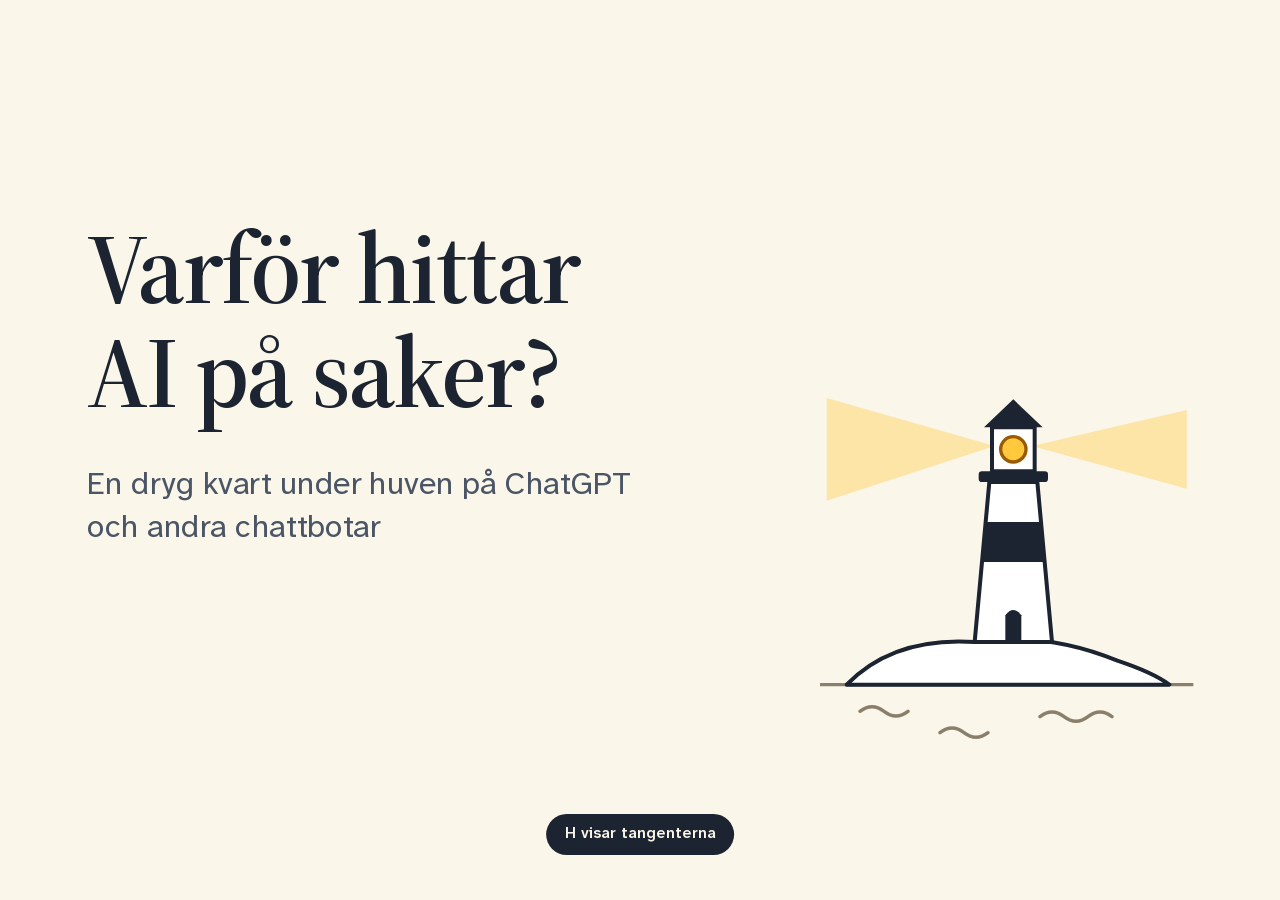
<file: docs/index.html>
<!doctype html>
<html lang="sv" data-theme="light">
<head>
<meta charset="utf-8">
<meta name="viewport" content="width=device-width, initial-scale=1">
<title>Varför hittar AI på saker?</title>
<meta name="description" content="En dryg kvart under huven på ChatGPT och andra chattbotar: varför de hittar på saker ibland.">
<link rel="stylesheet" href="assets/fonts.css">
<link rel="stylesheet" href="assets/presentation.css">
</head>
<body>

<svg width="0" height="0" style="position:absolute" aria-hidden="true">
  <symbol id="i-check" viewBox="0 0 44 44"><path d="M7 23l11 11L38 10" fill="none" stroke="currentColor" stroke-width="6.5" stroke-linecap="round" stroke-linejoin="round"/></symbol>
  <symbol id="i-cross" viewBox="0 0 44 44"><path d="M9 9l26 26M35 9L9 35" fill="none" stroke="currentColor" stroke-width="6.5" stroke-linecap="round"/></symbol>
  <symbol id="i-neq" viewBox="0 0 44 44"><path d="M6 16h32M6 29h32M30 5L14 39" fill="none" stroke="currentColor" stroke-width="5.5" stroke-linecap="round"/></symbol>
</svg>

<div id="stage" class="instant">

  <!-- ================= Bild 0: titel ================= -->
  <section class="slide" id="s0" aria-label="Titelbild: Varför hittar AI på saker?">
    <h1 class="title">Varför hittar<br>AI på saker?</h1>
    <p class="subtitle">En dryg kvart under huven på ChatGPT<br>och andra chattbotar</p>
    <svg class="fyr" viewBox="0 0 560 600" aria-hidden="true">
      <path class="beam" d="M262 150 L10 78 L10 232 Z"/>
      <path class="beam" d="M318 150 L550 96 L550 214 Z"/>
      <path class="sea" d="M0 508 H560"/>
      <path class="fl" d="M40 508 Q110 436 232 444 Q340 428 446 472 Q500 490 524 508 Z"/>
      <path class="fl" d="M232 444 L254 204 L326 204 L348 444 Z"/>
      <path class="ink" d="M248.5 264 L331.5 264 L337 324 L243 324 Z"/>
      <path class="ink" d="M278 444 V404 Q290 388 302 404 V444 Z"/>
      <rect class="ink" x="238" y="188" width="104" height="16" rx="5"/>
      <rect class="fl" x="258" y="122" width="64" height="66"/>
      <circle class="lamp" cx="290" cy="155" r="19"/>
      <path class="ink" d="M246 122 L290 80 L334 122 Z"/>
      <path class="sea" d="M60 548 q18 -14 36 0 t36 0 M330 556 q18 -14 36 0 t36 0 t36 0 M180 580 q18 -14 36 0 t36 0"/>
    </svg>
  </section>

  <!-- ================= Bild 1 ================= -->
  <section class="slide" id="s1" aria-label="Bild 1: Säker på rösten, fel i sak">
    <div class="chat">
      <div class="msg user">
        <div class="who">Du</div>
        <div class="bubble" id="s1-qb"><span class="caret"></span><span class="ph">Skriv en fråga …</span><span id="s1-q"></span></div>
      </div>
      <div class="msg bot rv" id="s1-bot">
        <div class="who">Chattbot</div>
        <div class="bubble">
          <span class="dots"><i></i><i></i><i></i></span>
          <span id="s1-a" class="stream"></span>
          <div class="stamp" data-show="2">Påhittat</div>
        </div>
      </div>
    </div>
    <div class="below">
      <div class="stack">
        <div data-show="2-2">
          <p class="big">Det syntes inte på svaret.</p>
          <p>Boken finns inte. Svaret är skrivet för att visa hur det kan se ut.</p>
        </div>
        <p class="def" data-show="3"><b>Hallucination:</b> chattboten hittar på, och låter lika säker som vanligt.</p>
      </div>
      <div class="case" data-show="4">
        <div class="fact"><b>6</b>påhittade rättsfall</div>
        <div class="fact"><b>5 000</b>dollar i böter</div>
        <div class="where">Två advokater i New York, 2023<br><span class="realtag"><svg class="ic"><use href="#i-check"/></svg>Verklig händelse</span></div>
      </div>
    </div>
  </section>

  <!-- ================= Bild 2 ================= -->
  <section class="slide" id="s2" aria-label="Bild 2: Ni kan också fylla i">
    <div class="one" data-show="0-5">
      <p class="huge" id="s2-sent"></p>
      <p class="sub" data-show="5-5">Lätt att fylla i. Fortfarande påhittat.</p>
    </div>
    <div class="sum" data-show="6">
      <p>Bä, bä, vita <span class="tok">lamm</span></p>
      <p>Sveriges huvudstad är <span class="tok">Stockholm</span></p>
      <p>Romanen Fyren vid Gråskär skrevs av <span class="tok">Margit Holmsten</span></p>
      <p class="closing">Att kunna fortsättningen<br>är inte att veta.</p>
    </div>
  </section>

  <!-- ================= Bild 3 ================= -->
  <section class="slide" id="s3" aria-label="Bild 3: Ett ord i taget, och snöbollen">
    <h1 class="h1 md"><span data-show="0-2">Ett ord i taget.</span><span data-show="3">Nästa ord beror på hela texten hittills.</span></h1>
    <div class="strip"><p id="s3-sent"></p></div>
    <div class="next">
      <div class="next-label"><span class="lbl-phone">Mobilen föreslår</span><span class="lbl-bars">Möjliga nästa ord</span></div>
      <div class="phone"><span>morgon</span><span>kväll</span><span>helgen</span></div>
      <div class="rows" id="s3-rows"></div>
      <p class="closing">Därför blir ett påhitt detaljerat och sammanhängande.</p>
    </div>
    <p class="fixed" data-show="1"><strong>Även en mycket sannolik fortsättning kan vara fel.</strong>Procenten gäller nästa ord, inte sanningen. Siffrorna är påhittade.</p>
  </section>

  <!-- ================= Bild 4 ================= -->
  <section class="slide" id="s4" aria-label="Bild 4: Tränad med en gissningslek">
    <div class="kick">Steg 1: lära sig av text</div>
    <h1 class="h1 trio"><span class="t1">Gissa.</span> <span class="t2">Jämför med texten.</span> <span class="t3">Justera.</span></h1>
    <div class="grid">
      <div class="blad recipe">
        <div class="blad-h">Början av en riktig text</div>
        <p>Smör, socker, ägg och <span class="hid"><span class="hw">mjöl</span></span></p>
        <p class="facit" data-show="1">Facit: ordet som stod i texten.</p>
      </div>
      <div class="guess">
        <div class="next-label">Modellen gissar nästa ord</div>
        <div class="grow hit"><span class="w">mjöl</span><span class="track"><span class="fill" style="--p:46"></span><i class="mark"></i></span></div>
        <div class="grow"><span class="w">mjölk</span><span class="track"><span class="fill" style="--p:27"></span></span></div>
        <div class="grow"><span class="w">grädde</span><span class="track"><span class="fill" style="--p:13"></span></span></div>
        <p class="more" data-show="2">Den fortsättningen får <b>lite högre sannolikhet</b> nästa gång.</p>
      </div>
    </div>
    <div class="end" data-show="3">
      <p class="line">Upprepas på enorma mängder text.</p>
      <p class="closing">Facit = vad som stod där. Inte vad som är sant.</p>
    </div>
  </section>

  <!-- ================= Bild 5 ================= -->
  <section class="slide" id="s5" aria-label="Bild 5: Ett suddigt minne, inget uppslagsverk">
    <h1 class="h1 md">Inget uppslagsverk. Ett suddigt fotografi.</h1>
    <div class="panels">
      <div data-show="1">
        <p class="q">Vem skrev Pippi Långstrump?</p>
        <div class="photo"><span>Astrid Lindgren</span></div>
        <p class="cap"><b>Ofta skarpt.</b>Stod på väldigt många ställen.</p>
      </div>
      <div data-show="2">
        <p class="q">Vilket år bildades hembygds­föreningen i en liten by?</p>
        <div class="photo"><span class="blur">19?7</span></div>
        <p class="cap"><b>Ofta suddigt.</b>Stod på något enstaka ställe.</p>
      </div>
      <div class="p3" data-show="3">
        <p class="q">Vem skrev Fyren vid Gråskär?</p>
        <div class="photo"><span class="fog"></span><span class="slip">Margit Holmsten, 1962</span></div>
        <p class="cap"><b>Tomt. Ifyllt efter mönstret.</b>Stod ingenstans.</p>
      </div>
    </div>
    <p class="end" data-show="4"><strong>Vanliga uppgifter är ofta lättare att återge.</strong><span>Men även välkända fakta kan bli fel. Fotografiet är en liknelse.</span></p>
  </section>

  <!-- ================= Bild 6 ================= -->
  <section class="slide" id="s6" aria-label="Bild 6: Provet utan minuspoäng">

    <div class="scene" data-show="0-1">
      <div class="kick">Steg 2: lära sig hjälpa</div>
      <h1 class="h1 md">Textfortsättaren tränas till assistent.</h1>
      <div class="cols">
        <div class="col">
          <div class="col-h">Bara textfortsättare</div>
          <div class="sheet blad">Vad är huvudstaden i Frankrike? <span id="s6-cont" class="stream"></span></div>
          <div class="legend"><i></i>Gult är det modellen själv skriver.</div>
        </div>
        <div class="col">
          <div class="col-h">Assistent</div>
          <div class="msg user"><div class="bubble">Vad är huvudstaden i Frankrike?</div></div>
          <div class="msg bot rv" id="s6-bot"><div class="bubble"><span id="s6-ans" class="stream"></span></div></div>
        </div>
      </div>
    </div>

    <div class="scene" data-show="2-3">
      <h1 class="h1">Prov utan minuspoäng<span class="h1-add">: gissa lönar sig alltid.</span></h1>
      <div class="exam-wrap">
        <div class="exam blad">
          <div class="exam-head"><span>Prov</span><span>Fråga 1</span></div>
          <p class="exam-q">Vilket år föddes Astrid Lindgren?</p>
          <div class="exam-alt"><span><b>A</b>1897</span><span><b>B</b>1902</span><span><b>C</b>1907</span><span><b>D</b>1912</span></div>
          <div class="exam-line"><span>Svar:</span><div class="slot"><span class="tok">B, 1902</span></div></div>
          <div class="rule">
            <div><span>Rätt:</span><b>1 poäng</b></div>
            <div><span>Fel:</span><b>0 poäng</b></div>
            <div><span>Blankt:</span><b>0 poäng</b></div>
          </div>
        </div>
        <div class="choice">
          <p class="ask">Gissa eller lämna blankt?</p>
          <div class="outs" data-show="3">
            <div><b>Gissa</b>kanske 1 poäng</div>
            <div><b>Lämna blankt</b>alltid 0 poäng</div>
          </div>
        </div>
      </div>
    </div>

    <div class="scene" data-show="4">
      <div class="kick">Två modeller från 2025 – samma test, utan nätet</div>
      <h1 class="h1 md">Extremt svåra detaljfrågor. Inte vardagen.</h1>
      <div class="chart">
        <div class="brow" data-show="4">
          <div class="bname">Svarade<br>nästan alltid</div>
          <div class="sbar">
            <div class="seg abst" style="--p:1"></div>
            <div class="seg wrong" style="--p:75"><span>Fel 75&nbsp;%</span></div>
            <div class="seg right" style="--p:24"><span>Rätt 24&nbsp;%</span></div>
            <div class="callout">Avstod 1&nbsp;%</div>
          </div>
        </div>
        <div class="brow" data-show="5">
          <div class="bname">Avstod<br>oftare</div>
          <div class="sbar">
            <div class="seg abst" style="--p:52"><span>Avstod 52&nbsp;%</span></div>
            <div class="seg wrong" style="--p:26"><span>Fel 26&nbsp;%</span></div>
            <div class="seg right" style="--p:22"><span>Rätt 22&nbsp;%</span></div>
          </div>
        </div>
      </div>
      <p class="concl" data-show="6">Ungefär lika många rätt.<br><strong>Betydligt färre fel – fler ”jag vet inte”.</strong></p>
      <p class="source">Källa: <a href="https://openai.com/index/why-language-models-hallucinate/" target="_blank" rel="noopener">OpenAI, september 2025</a>. Testet SimpleQA, modellerna o4-mini (övre) och gpt-5-thinking-mini (undre).</p>
    </div>
  </section>

  <!-- ================= Bild 7 ================= -->
  <section class="slide" id="s7" aria-label="Bild 7: Frågan styr, och lite slump">
    <h1 class="h1">Samma fråga, olika svar.</h1>
    <div class="qrow">
      <div class="msg user"><div class="who">Samma fråga, tre gånger</div><div class="bubble">Vem skrev Fyren vid Gråskär?</div></div>
      <div class="premise" data-show="1">
        <p><b>Frågan förutsätter att boken finns.</b></p>
        <p>Fråga hellre: ”Finns det något fel i mina antaganden?”</p>
      </div>
    </div>
    <div class="tri">
      <div class="try" data-show="2"><div class="msg bot"><div class="who">Svar 1</div><div class="bubble">Margit Holmsten</div></div></div>
      <div class="try diff" data-show="3"><div class="msg bot"><div class="who">Svar 2</div><div class="bubble">Karin Lindvall</div></div><div class="differs"><svg class="ic"><use href="#i-neq"/></svg>Ett annat namn</div></div>
      <div class="try" data-show="4"><div class="msg bot"><div class="who">Svar 3</div><div class="bubble">Margit Holmsten</div></div></div>
    </div>
    <div class="end">
      <p class="line" data-show="4"><b>Säger svaren emot varandra? Varningssignal.</b></p>
      <p class="closing" data-show="5">Stabilt är inget bevis – kontrollera utanför chatten.</p>
    </div>
  </section>

  <!-- ================= Bild 8 ================= -->
  <section class="slide" id="s8" aria-label="Bild 8: Skrivbordet">
    <h1 class="h1 md">Skrivbordet: det den har framför sig</h1>
    <div class="two">
      <div>
        <div class="desk">
          <div class="empty">(tomt bord)</div>
          <div class="statute blad">
            <h2>Föreningens stadgar</h2>
            <p><span class="par">§ 7</span> Kallelse till årsmötet ska skickas senast <u>fyra veckor</u> före mötet.</p>
          </div>
          <div class="pile" id="s8-pile"></div>
        </div>
        <div class="caps stack">
          <p data-show="1-1"><b>Tomt bord:</b> den gissar ur minnet.</p>
          <p data-show="2-2"><b>Rätt papper på bordet:</b> färre fel.<br><b>Dela bara sådant du får dela.</b></p>
          <p data-show="3-3"><b>Överfullt bord:</b> detaljer förbises.</p>
          <p data-show="4-4"><b>Påminn om det viktiga.</b> Hjälper ofta, garanterar inget.</p>
        </div>
      </div>
      <div class="chatcol">
        <div class="stack">
          <div class="msg user" data-show="0-3"><div class="who">Du</div><div class="bubble">Vad står det i våra stadgar om kallelse till årsmötet?</div></div>
          <div class="msg user" data-show="4-4"><div class="who">Du</div><div class="bubble">Titta i § 7 igen. Vad står det där om kallelse?</div></div>
        </div>
        <div class="stack">
          <div data-show="1-1"><div class="msg bot"><div class="who">Chattbot</div><div class="bubble">Kallelse ska skickas senast <b>två veckor</b> före årsmötet.</div></div><p class="verdict soft">Låter rimligt. Men det är inte era stadgar.</p></div>
          <div data-show="2-2"><div class="msg bot"><div class="who">Chattbot</div><div class="bubble">Enligt § 7 ska kallelse skickas senast <b>fyra veckor</b> före årsmötet.</div></div><p class="verdict"><svg class="ic"><use href="#i-check"/></svg>Stämmer med § 7</p></div>
          <div data-show="3-3"><div class="msg bot"><div class="who">Chattbot</div><div class="bubble">Kallelse ska skickas senast <b>två veckor</b> före årsmötet.</div></div><p class="verdict"><svg class="ic"><use href="#i-cross"/></svg>Stämmer inte med § 7</p></div>
          <div data-show="4-4"><div class="msg bot"><div class="who">Chattbot</div><div class="bubble">Enligt § 7: senast <b>fyra veckor</b> före årsmötet.</div></div><p class="verdict"><svg class="ic"><use href="#i-check"/></svg>Stämmer med § 7</p></div>
        </div>
      </div>
    </div>
  </section>

  <!-- ================= Bild 9 ================= -->
  <section class="slide" id="s9" aria-label="Bild 9: Därför hittar den på">
    <h1 class="h1">Därför hittar den på</h1>
    <div class="claims">
      <p class="claim" data-show="1"><i>1</i>Svaret skapas – det är inte automatiskt faktakontrollerat.</p>
      <p class="claim" data-show="2"><i>2</i>Underlaget kan saknas eller förbises.</p>
      <p class="claim" data-show="3"><i>3</i>Den säger inte alltid ”jag vet inte”.</p>
    </div>
    <div data-show="4">
      <div class="pair">
        <div class="msg bot"><div class="bubble">Pippi Långstrump skrevs av Astrid Lindgren och gavs ut 1945.</div></div>
        <div class="msg bot"><div class="bubble">Fyren vid Gråskär skrevs av Margit Holmsten och gavs ut 1962.</div></div>
      </div>
      <p class="line pairline"><b>Utifrån ser de likadana ut.</b> <span class="soft">Det ena är sant, det andra påhittat.</span></p>
    </div>
    <div class="end" data-show="5"><p class="closing">Samma sätt att formulera ger både korrekta svar och påhitt.</p></div>
  </section>

  <!-- ================= Bild 10 ================= -->
  <section class="slide" id="s10" aria-label="Bild 10: Sökning hjälper, men löser inte allt">

    <div class="scene" data-show="0-1">
      <div class="kick">När chattboten får söka</div>
      <h1 class="h1">Sökning kan hjälpa</h1>
      <div class="two">
        <div class="desk">
          <div class="srccard blad" data-show="1" style="left:36px;top:28px;--r:-2deg"><h2>Fyrar i Bohuslän</h2><div class="lines"></div></div>
          <div class="srccard blad" data-show="1" style="left:220px;top:192px;--r:1.5deg"><h2>Skärgårdsromaner</h2><div class="lines"></div></div>
          <div class="srccard blad" data-show="1" style="left:70px;top:356px;--r:-1deg"><h2>Bibliotekets katalog</h2><div class="lines"></div></div>
        </div>
        <div class="chatcol">
          <div class="msg user"><div class="who">Du</div><div class="bubble">Vem skrev Fyren vid Gråskär?</div></div>
          <div class="msg bot" data-show="1"><div class="who">Chattbot</div><div class="bubble">Jag hittar ingen roman med den titeln. Menar du kanske en annan titel?</div></div>
          <p class="line under" data-show="1"><b>Bra källor på bordet: färre fel.</b><br><span class="soft">Nyheter, öppettider, sådant som ändras: be den söka, öppna källan, kolla datum.</span></p>
        </div>
      </div>
    </div>

    <div class="scene sceneb" data-show="2">
      <div class="kick">Samma modell läser och sammanfattar</div>
      <h1 class="h1 md">Men en hänvisning kan vara felkopplad</h1>
      <div class="two">
        <div class="srcbig blad">
          <h2><span class="ref">[1]</span> Fyrar i Bohuslän: en guide</h2>
          <p>Vinga, Pater Noster, Hållö och <u>Gråskär</u> är några av kustens fyrplatser. Guiden visar hur du tar dig dit.</p>
        </div>
        <div class="chatcol">
          <div class="msg bot"><div class="who">Chattbot</div><div class="bubble">Fyren vid Gråskär är skriven av Margit Holmsten <span class="ref">[1]</span>.<div class="stamp" data-show="3">Står inte där</div></div></div>
          <p class="refnote"><span class="ref">[1]</span> är hänvisningen. Den pekar på källan.</p>
        </div>
      </div>
      <div class="low stack">
        <p class="line" data-show="3-3"><b>Länken finns. Påståendet står inte där.</b><br><span class="soft">Källan nämner Gråskär, men varken boken eller namnet.</span></p>
        <div data-show="4">
          <div class="ebu">
            <span class="num">45&nbsp;%</span>
            <p>av AI-assistenternas svar på nyhetsfrågor hade minst ett betydande problem.<span class="by">Studie av 22 public service-bolag, 2025. <span class="realtag"><svg class="ic"><use href="#i-check"/></svg>Verkliga siffror</span></span></p>
          </div>
          <p class="closing">En länk är en inbjudan att kontrollera, inget bevis.</p>
        </div>
      </div>
    </div>
  </section>

  <!-- ================= Bild 11 ================= -->
  <section class="slide" id="s11" aria-label="Bild 11: Så använder du den klokt">

    <div class="scene" data-show="0-3">
      <h1 class="h1 md">Så använder du den klokt</h1>
      <div class="method">
        <div>
          <div class="who">Ditt utkast</div>
          <div class="blad draft">Du har inte betalat medlemsavgiften. Betala senast fredag.</div>
          <ol class="msteps">
            <li data-show="1"><b>Fråga med villkor</b></li>
            <li data-show="2"><b>Kontrollera resultatet</b><span><svg class="ic"><use href="#i-check"/></svg>Fredag står kvar</span></li>
            <li data-show="3"><b>Be om en ändring</b></li>
          </ol>
        </div>
        <div class="mchat">
          <div class="msg user" data-show="1"><div class="bubble">Gör mitt mejl vänligare. Behåll uppgifterna och sista betalningsdagen. Högst tre meningar.</div></div>
          <div class="msg bot" data-show="2"><div class="bubble">Hej! En vänlig påminnelse om medlemsavgiften. Betala gärna senast fredag. Tack!</div></div>
          <div class="msg user" data-show="3"><div class="bubble">Lite kortare, tack.</div></div>
          <div class="msg bot" data-show="3"><div class="bubble">Hej! Kom ihåg medlemsavgiften senast fredag. Tack!</div></div>
        </div>
      </div>
    </div>

    <div class="scene" data-show="4">
      <h1 class="h1 md">Kan jag bedöma resultatet själv?</h1>
      <div class="board">
        <div class="pilecol">
          <h2>Bedöm själv</h2>
          <p class="sub">Du ser själv om det blev bra</p>
          <div class="card" data-show="4">Gör mitt mejl vänligare i tonen</div>
          <div class="card" data-show="4" style="--r:.8deg">Förklara ett krångligt brev</div>
          <div class="card" data-show="4" style="--r:-.5deg">Bolla idéer, skriv ett utkast</div>
        </div>
        <div class="pilecol">
          <h2>Kontrollera</h2>
          <p class="sub">Namn, årtal, siffror, citat, källor, juridik, medicin</p>
          <div class="card" data-show="5" style="--r:1deg">Ge mig ett citat av en känd person till mitt tal</div>
          <div class="card" data-show="5" style="--r:-.6deg">Vilken dos av den här medicinen ska jag ta?</div>
        </div>
        <div class="card mid" data-show="6">Sammanfatta texten jag klistrat in<span>Beror på: har du läst texten själv?</span></div>
      </div>
    </div>
  </section>

  <!-- ================= Bild 12 ================= -->
  <section class="slide" id="s12" aria-label="Bild 12: Tre vanor, och mer att läsa">
    <div class="wrap">
      <div>
        <h1 class="h1">Tre vanor</h1>
        <ol class="habits">
          <li>Ge underlag som du får dela.</li>
          <li>Klicka på källorna.</li>
          <li>Dubbelkolla det som har konsekvenser.</li>
        </ol>
        <p class="motto">Lätt att läsa är inte samma sak som rätt.</p>
      </div>
      <div class="qr">
        <img src="assets/qr-fordjupning.svg" alt="QR-kod till fördjupningssidan: speakman.github.io/varfor-hittar-ai-pa/fordjupning">
        <p>Prova själv, se källorna och filmerna:</p>
        <p class="addr">speakman.github.io/<wbr>varfor-hittar-ai-pa/<wbr>fordjupning</p>
      </div>
    </div>
  </section>

  <!-- ================= Bild 13 ================= -->
  <section class="slide" id="s13" aria-label="Bild 13: Åttio år på en bild">
    <h1 class="h1 md">Åttio år på en bild</h1>
    <div class="tl">
      <div class="axis"></div>
      <div class="brk"><i></i><i></i></div>

      <div class="ms up" style="--x:0px"><b>1943</b><span>Första modellen av en nervcell</span></div>
      <div class="ms dn" style="--x:190px"><b>2012</b><span>Djupa nät slår igenom</span></div>
      <div class="ms up" style="--x:380px"><b>2017</b><span>Transformern, dagens arkitektur</span></div>
      <div class="ms dn" style="--x:570px"><b>2020</b><span>GPT-3</span></div>
      <div class="ms up" style="--x:760px;--w:440px"><b>2022</b><span>ChatGPT släpps</span></div>
      <div class="ms dn" style="--x:960px;--w:500px"><b>2023</b><span>Chattbotar börjar söka på nätet</span></div>
      <div class="ms up r" style="--x:1660px;--w:400px"><b>2025</b><span>Färre fel genom att avstå oftare</span></div>
      <i class="dot" style="--x:0px"></i><i class="dot" style="--x:190px"></i><i class="dot" style="--x:380px"></i><i class="dot" style="--x:570px"></i><i class="dot" style="--x:760px"></i><i class="dot" style="--x:960px"></i><i class="dot lit" style="--x:1658px"></i>

      <div class="evs">
        <div class="axis2"></div>
        <div class="ev up" style="--x:960px"><b>Februari 2023</b><span>Bard-reklamen</span></div>
        <div class="ev dn" style="--x:1150px;--w:500px"><b>Juni 2023</b><span>Advokaterna i New York</span></div>
        <div class="ev up" style="--x:1350px"><b>Mars 2025</b><span>Tromsø kommun</span></div>
        <i class="sq" style="--x:960px"></i><i class="sq" style="--x:1150px"></i><i class="sq" style="--x:1350px"></i>
      </div>

      <div class="tlfoot">
        <img src="assets/qr-fordjupning.svg" alt="QR-kod till fördjupningssidan">
        <div>
          <div class="key">
            <div><i class="kd"></i>Byggstenarna</div>
            <div><i class="ks"></i>Uppmärksammade fel</div>
            <p>Tidsaxeln är inte skalenlig.</p>
          </div>
          <p class="addr">speakman.github.io/<wbr>varfor-hittar-ai-pa/<wbr>fordjupning</p>
        </div>
      </div>
    </div>
  </section>

  <footer id="chrome">
    <div id="progress" aria-hidden="true"></div>
    <div id="label"></div>
  </footer>
</div>

<div id="black"></div>
<div id="toast" role="status"></div>
<div id="help">
  <table>
    <tr><th colspan="2">Tangenter</th></tr>
    <tr><td>→ ↓ mellanslag PageDown</td><td>Nästa steg. Pågår en rörelse görs den först klar.</td></tr>
    <tr><td>← ↑ PageUp</td><td>Föregående steg</td></tr>
    <tr><td>Home / End</td><td>Första / sista bilden</td></tr>
    <tr><td>B eller punkt</td><td>Svart skärm</td></tr>
    <tr><td>T</td><td>Byt ljust och mörkt tema</td></tr>
    <tr><td>S</td><td>Talarvy i eget fönster</td></tr>
    <tr><td>F</td><td>Helskärm</td></tr>
    <tr><td>R</td><td>Nollställ klockan</td></tr>
    <tr><td>H</td><td>Visa eller dölj den här rutan</td></tr>
    <tr class="tip"><td colspan="2">Med två skärmar: tryck S och dra talarvyn till din egen skärm. Klicka sedan i presentationen på projektorn och tryck F för helskärm. Klickern fungerar i båda fönstren.</td></tr>
  </table>
</div>
<noscript>Presentationen kräver JavaScript.</noscript>

<script src="assets/manus.js"></script>
<script src="assets/presentation.js"></script>
</body>
</html>
</file>
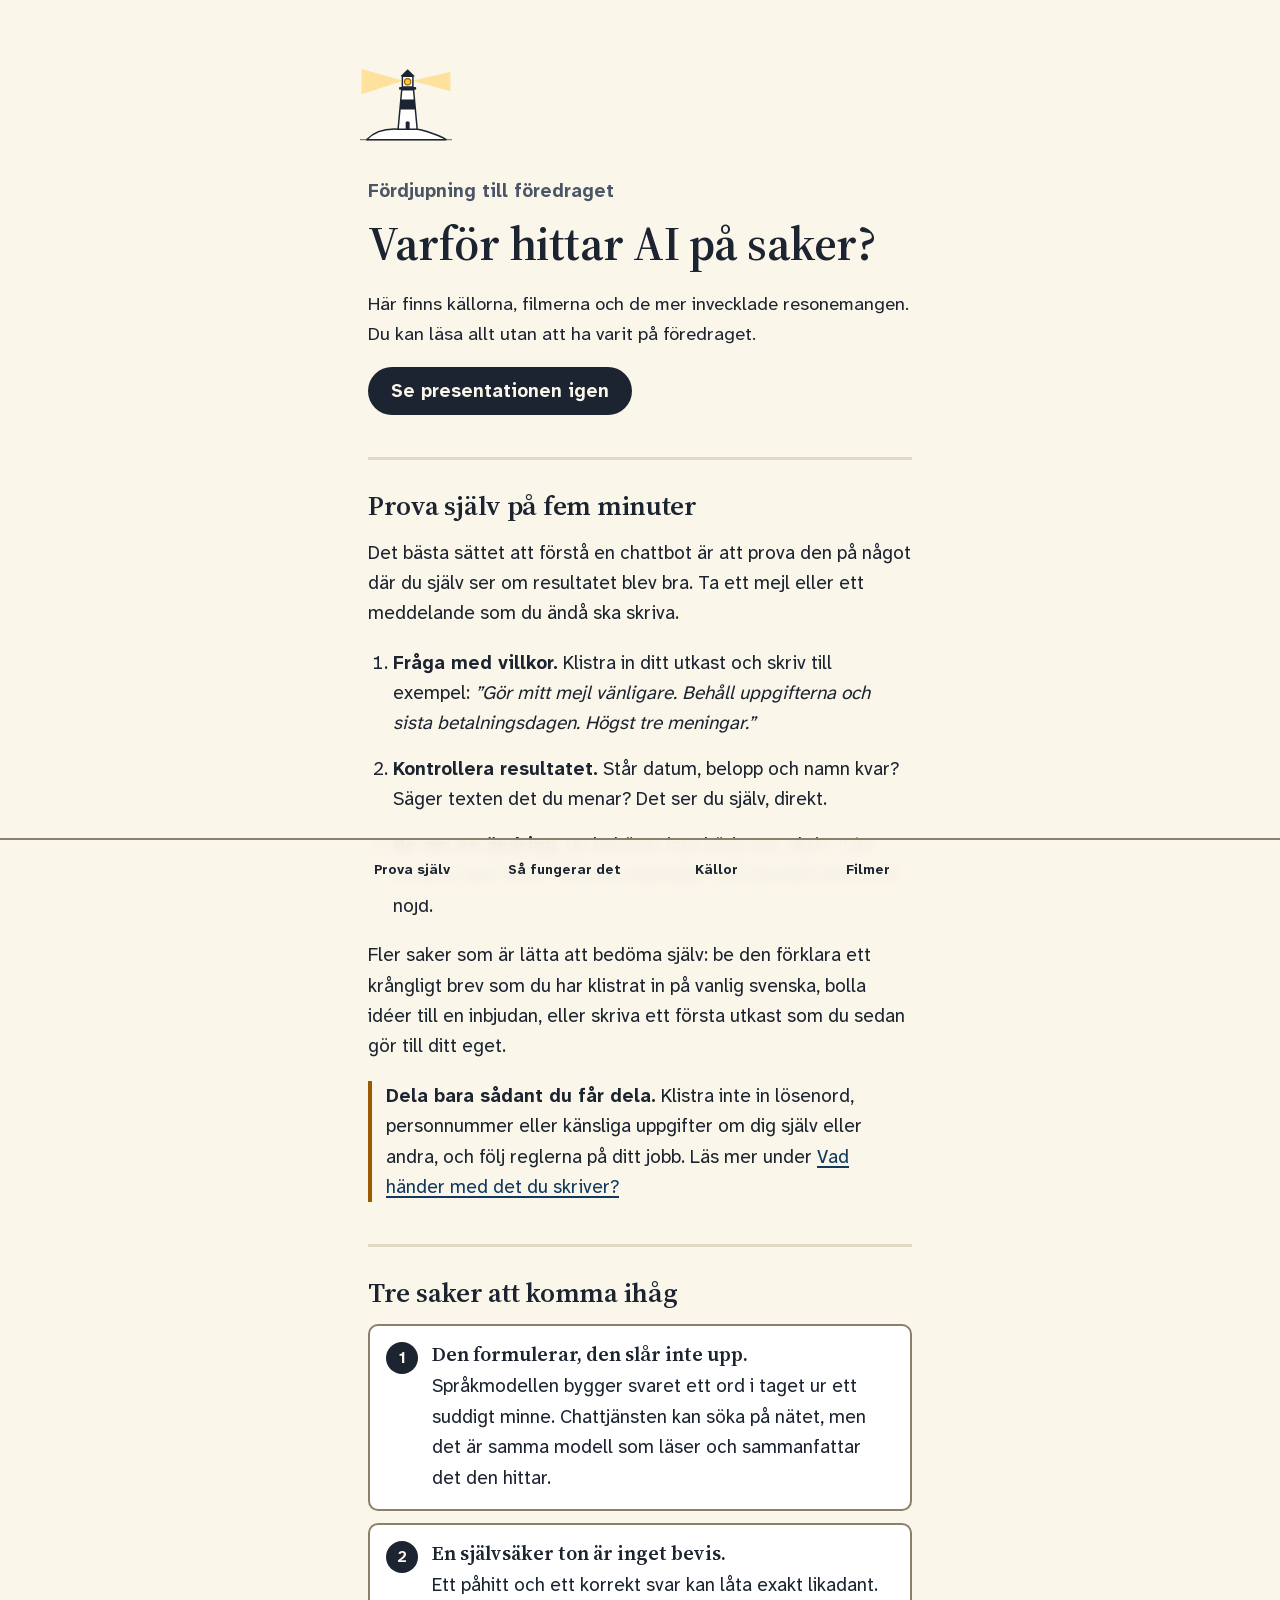
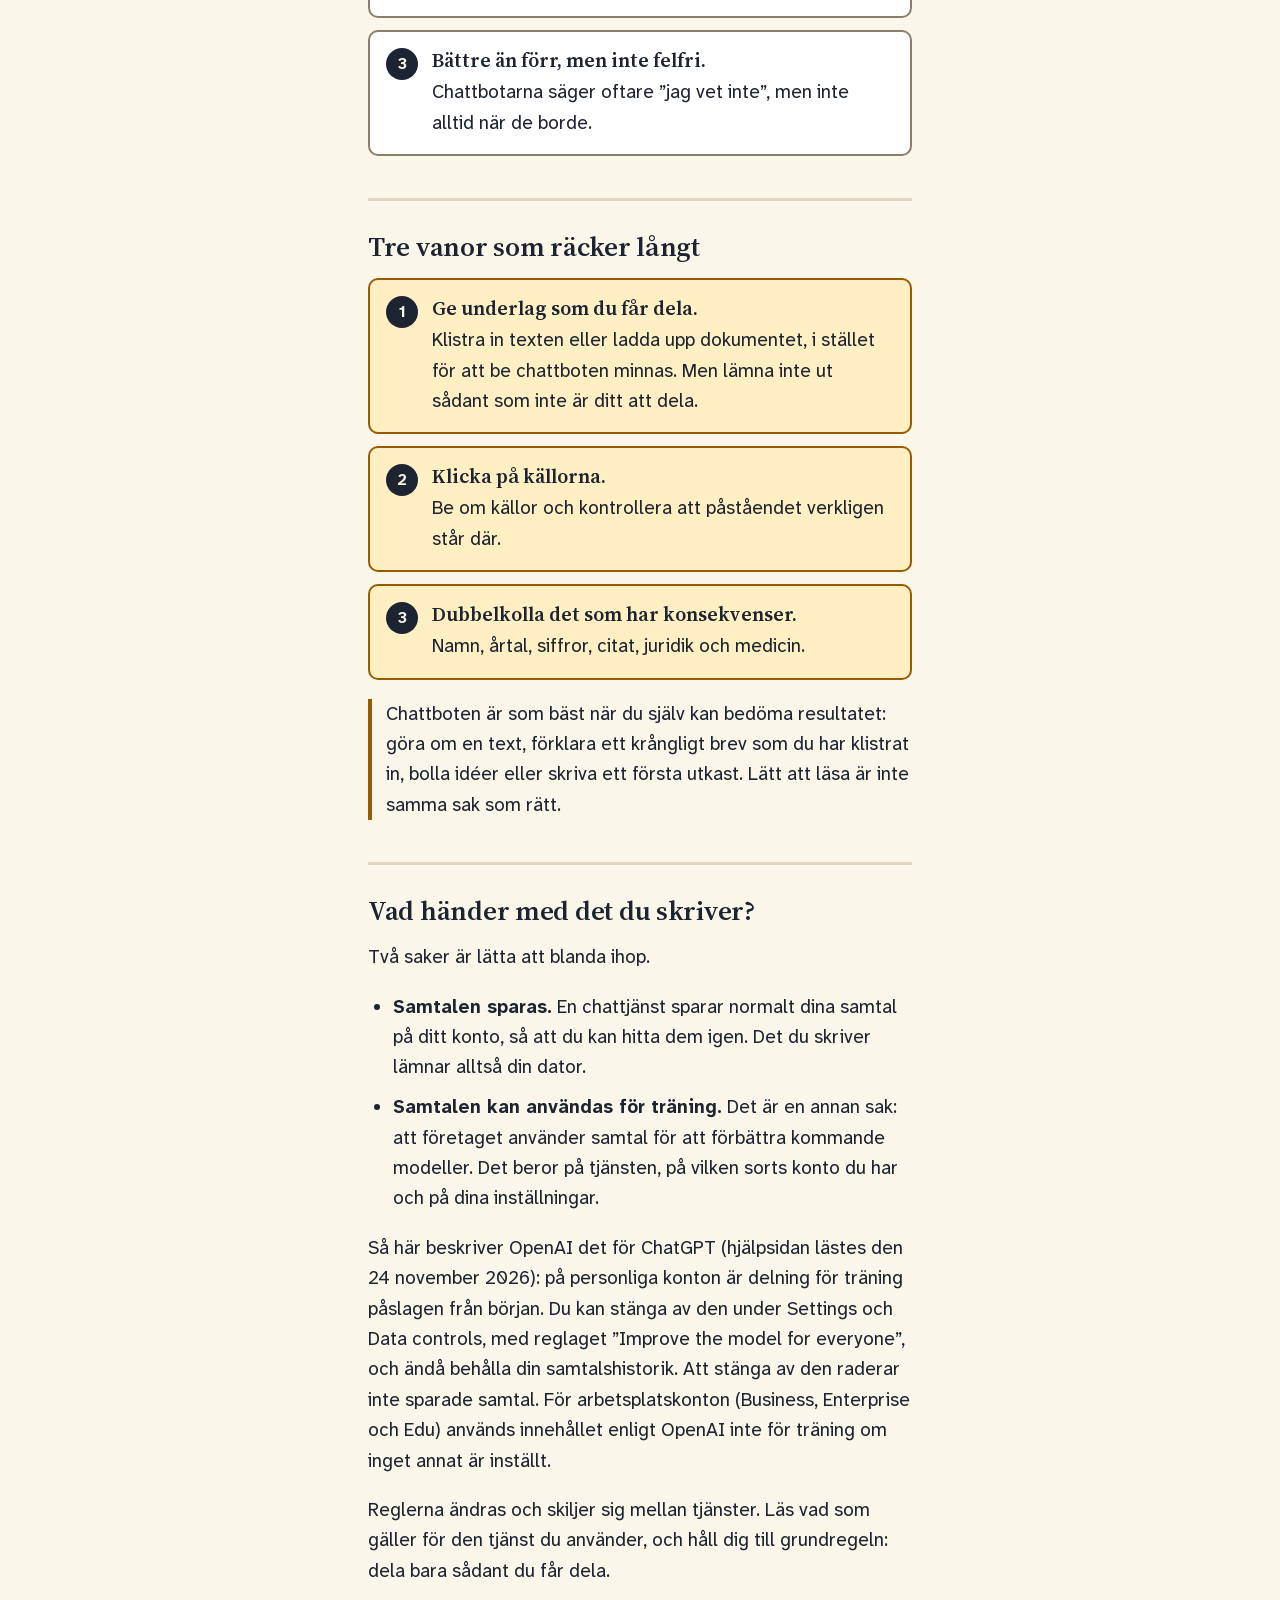
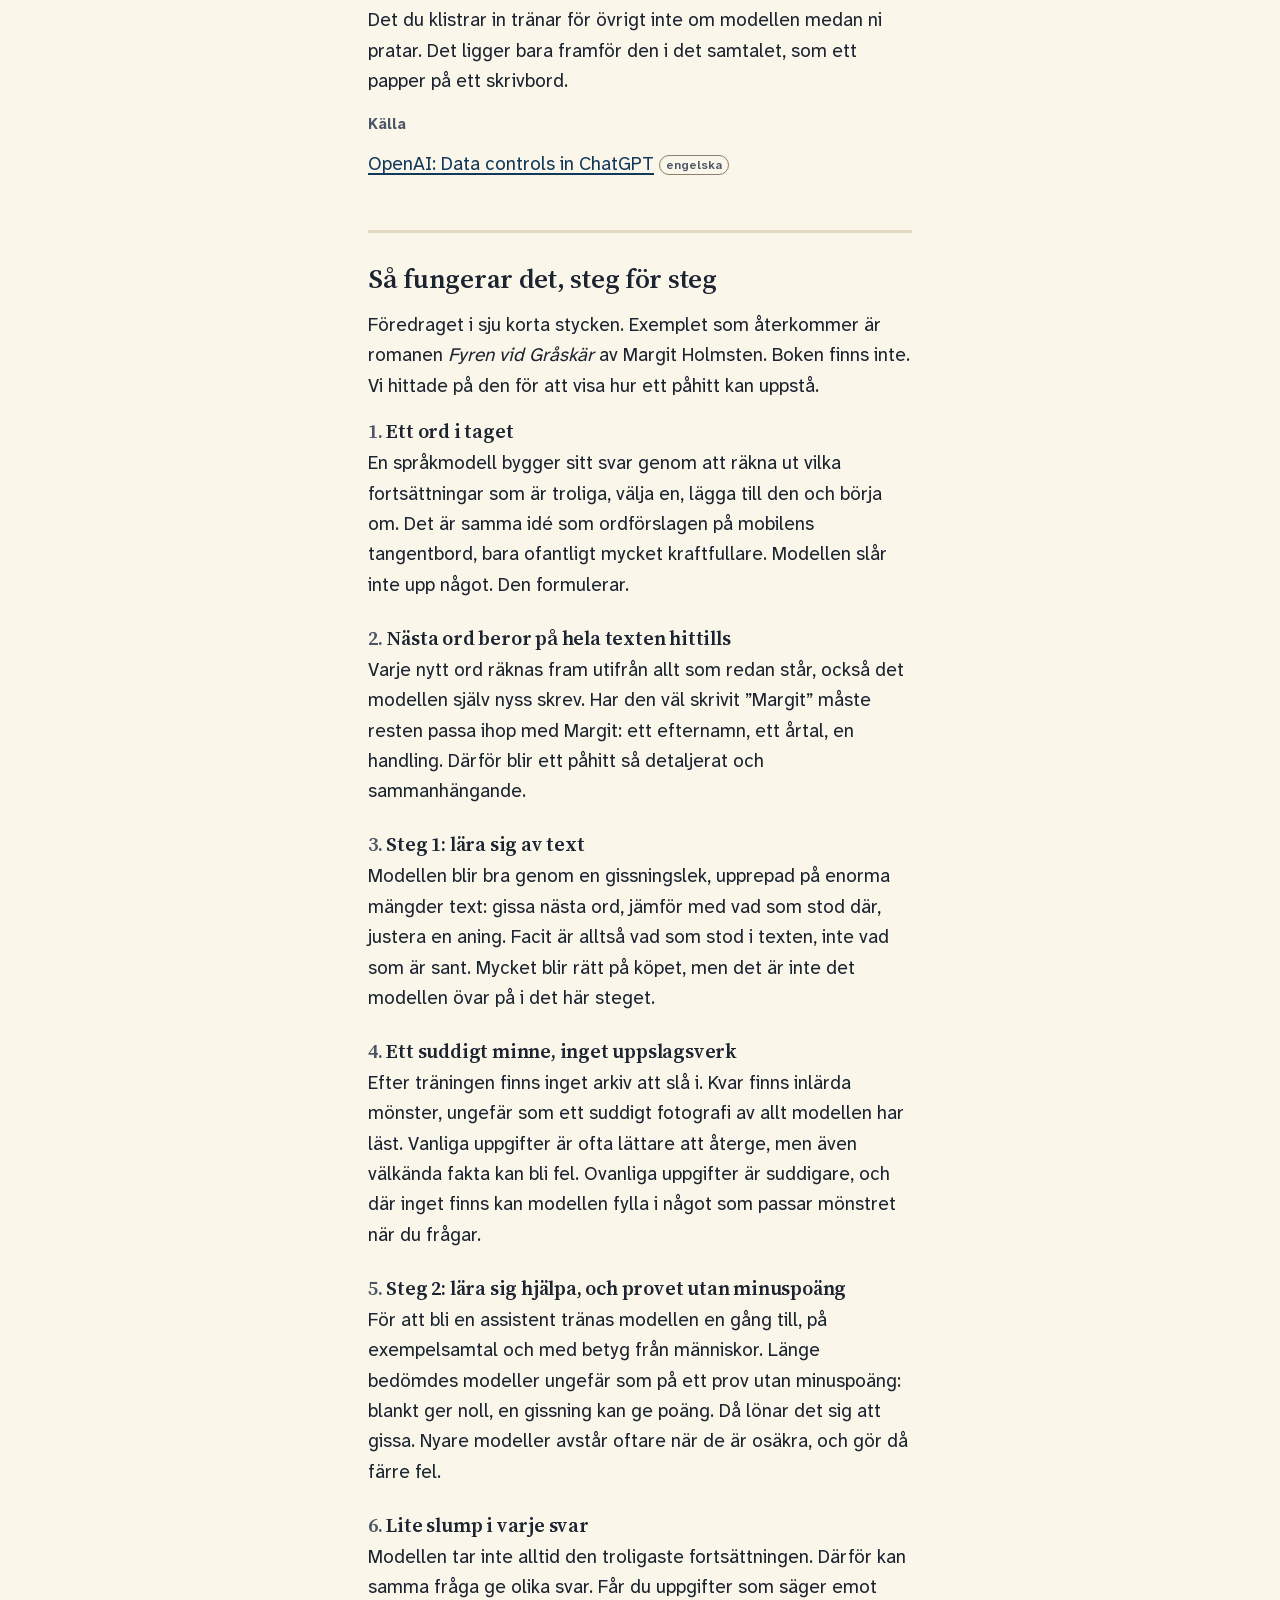
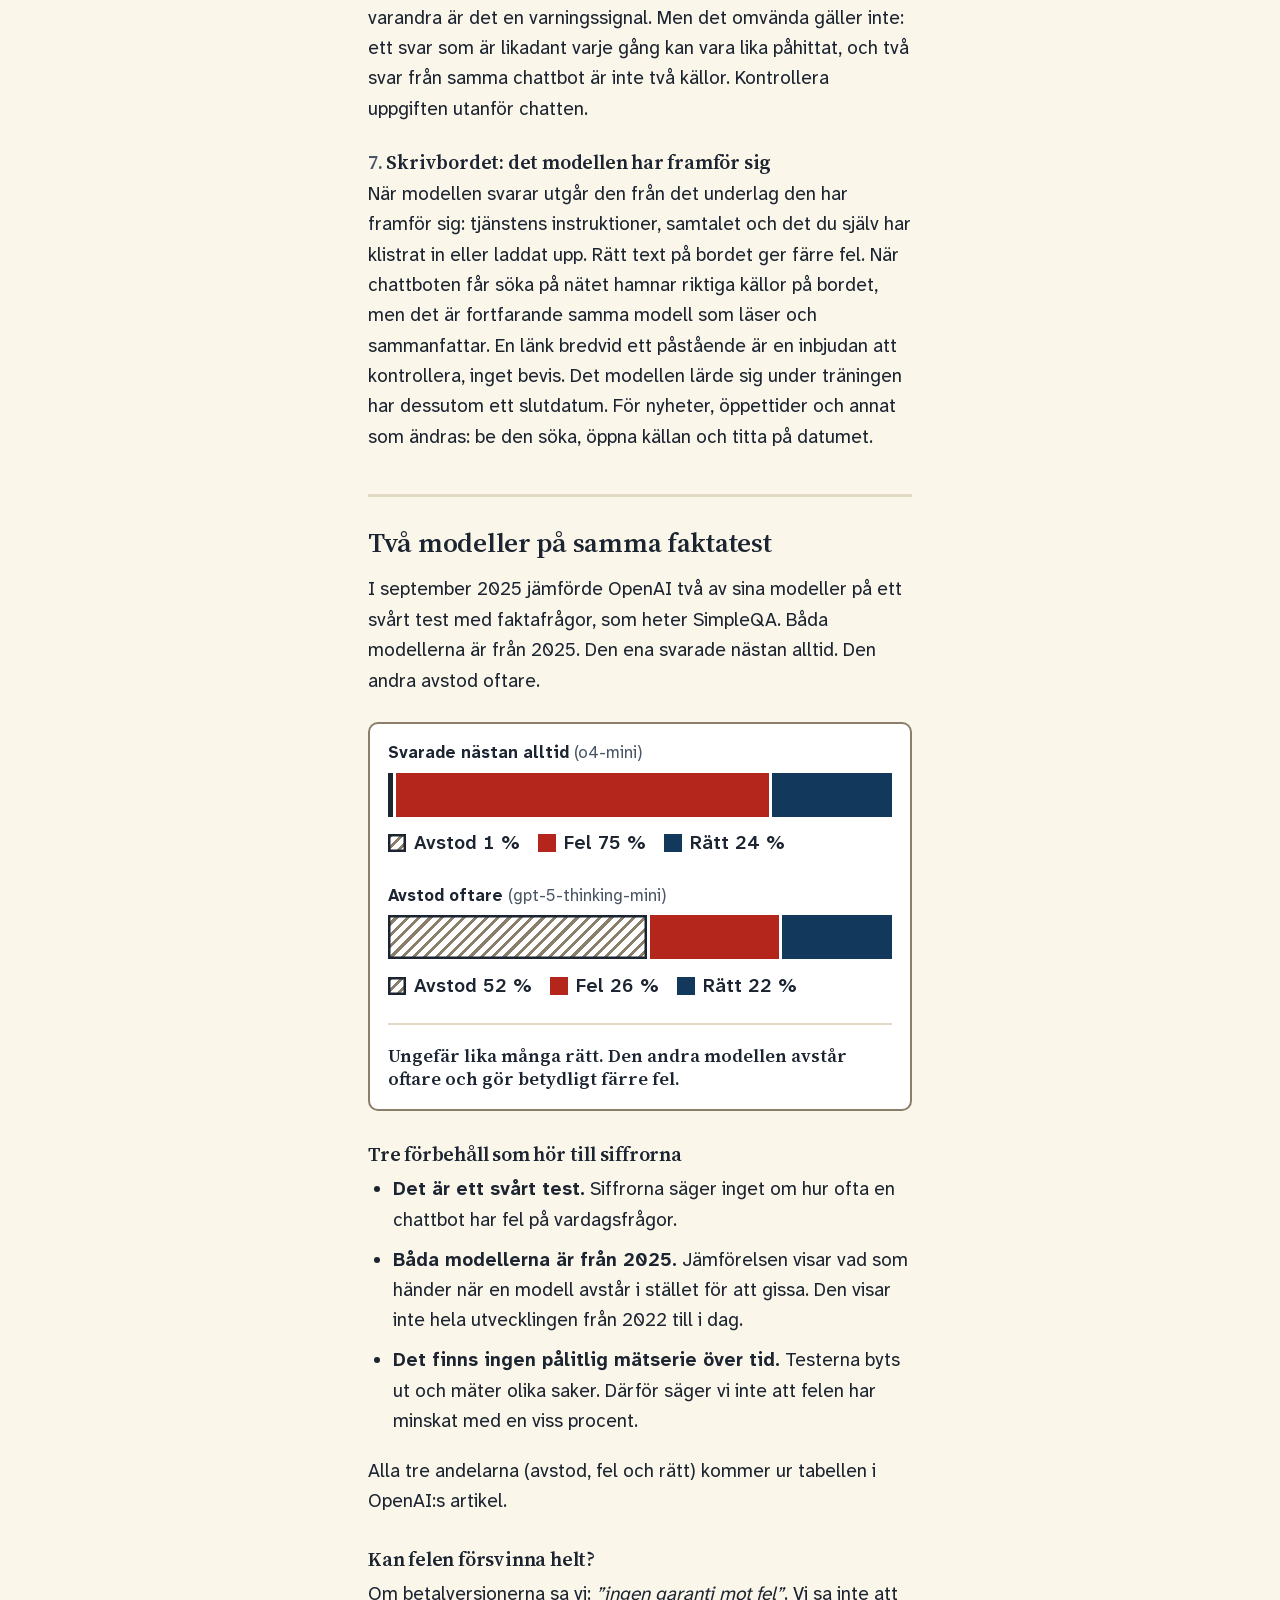
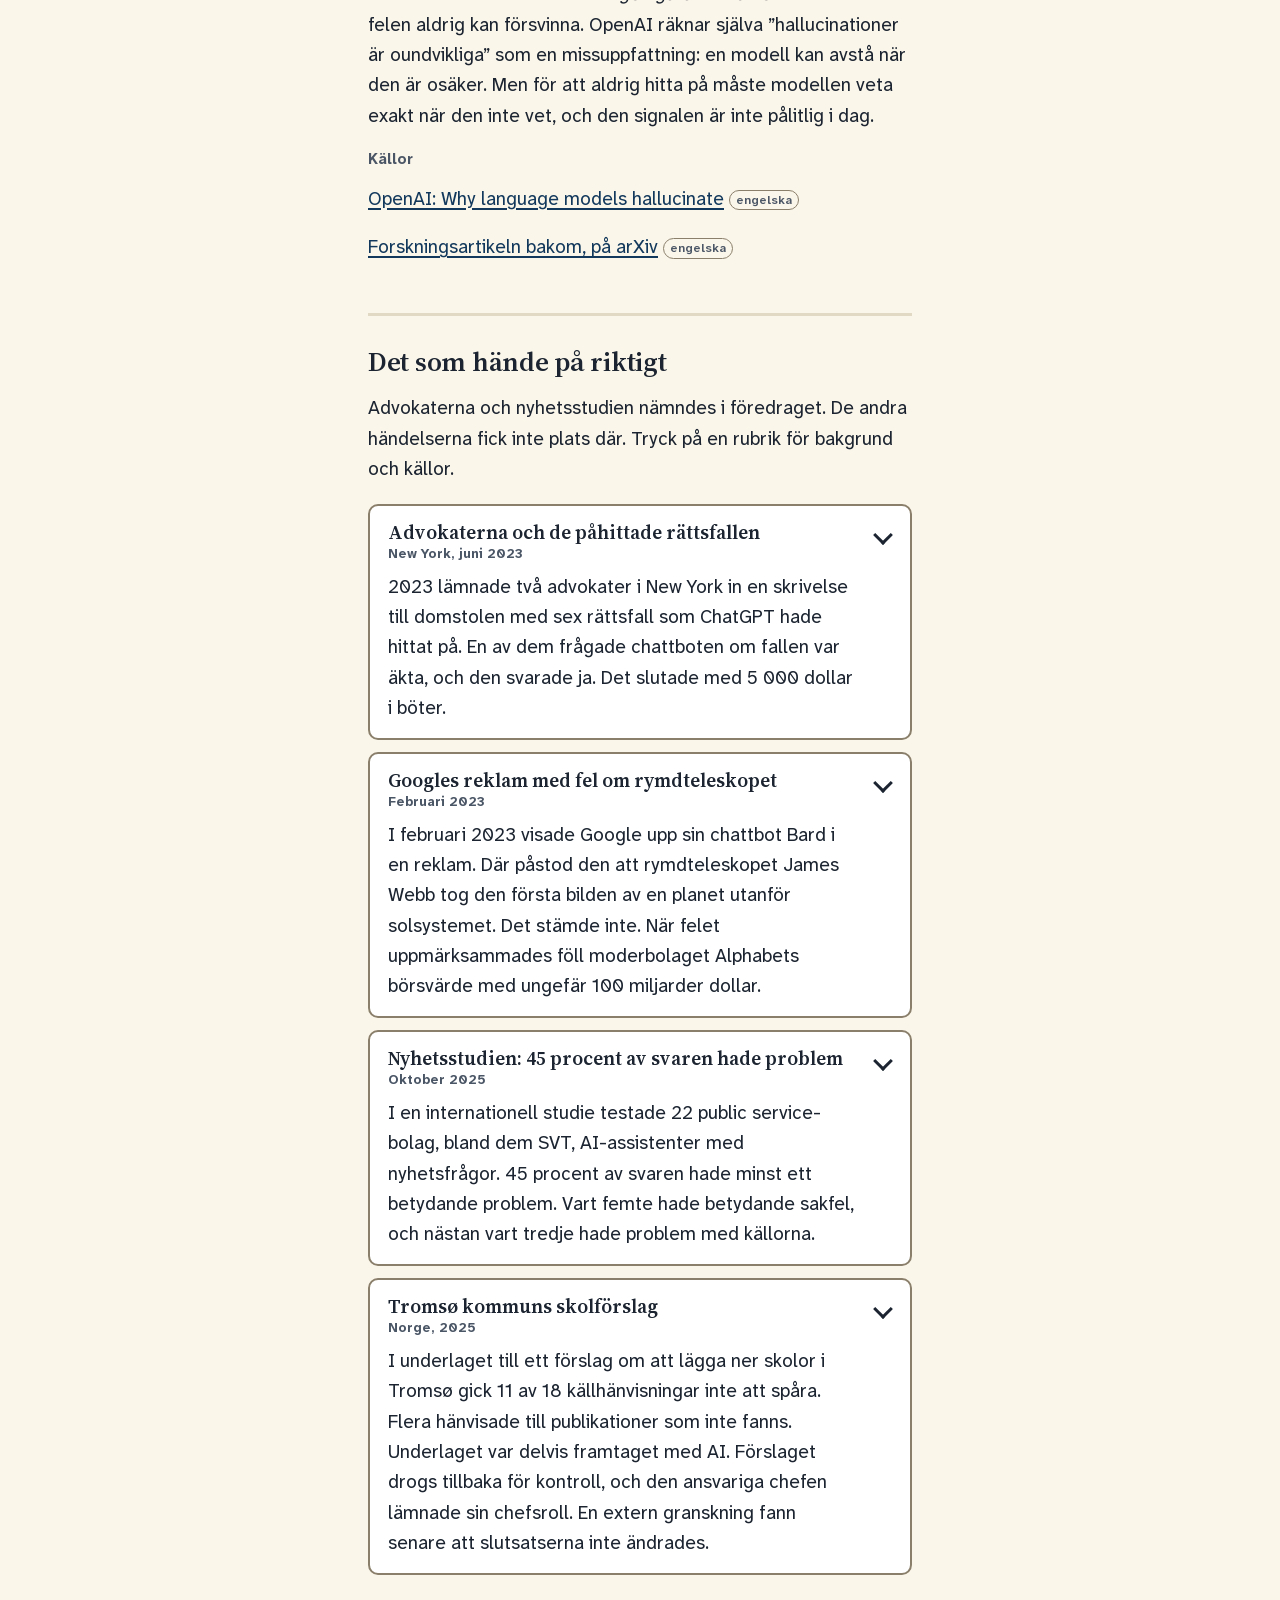
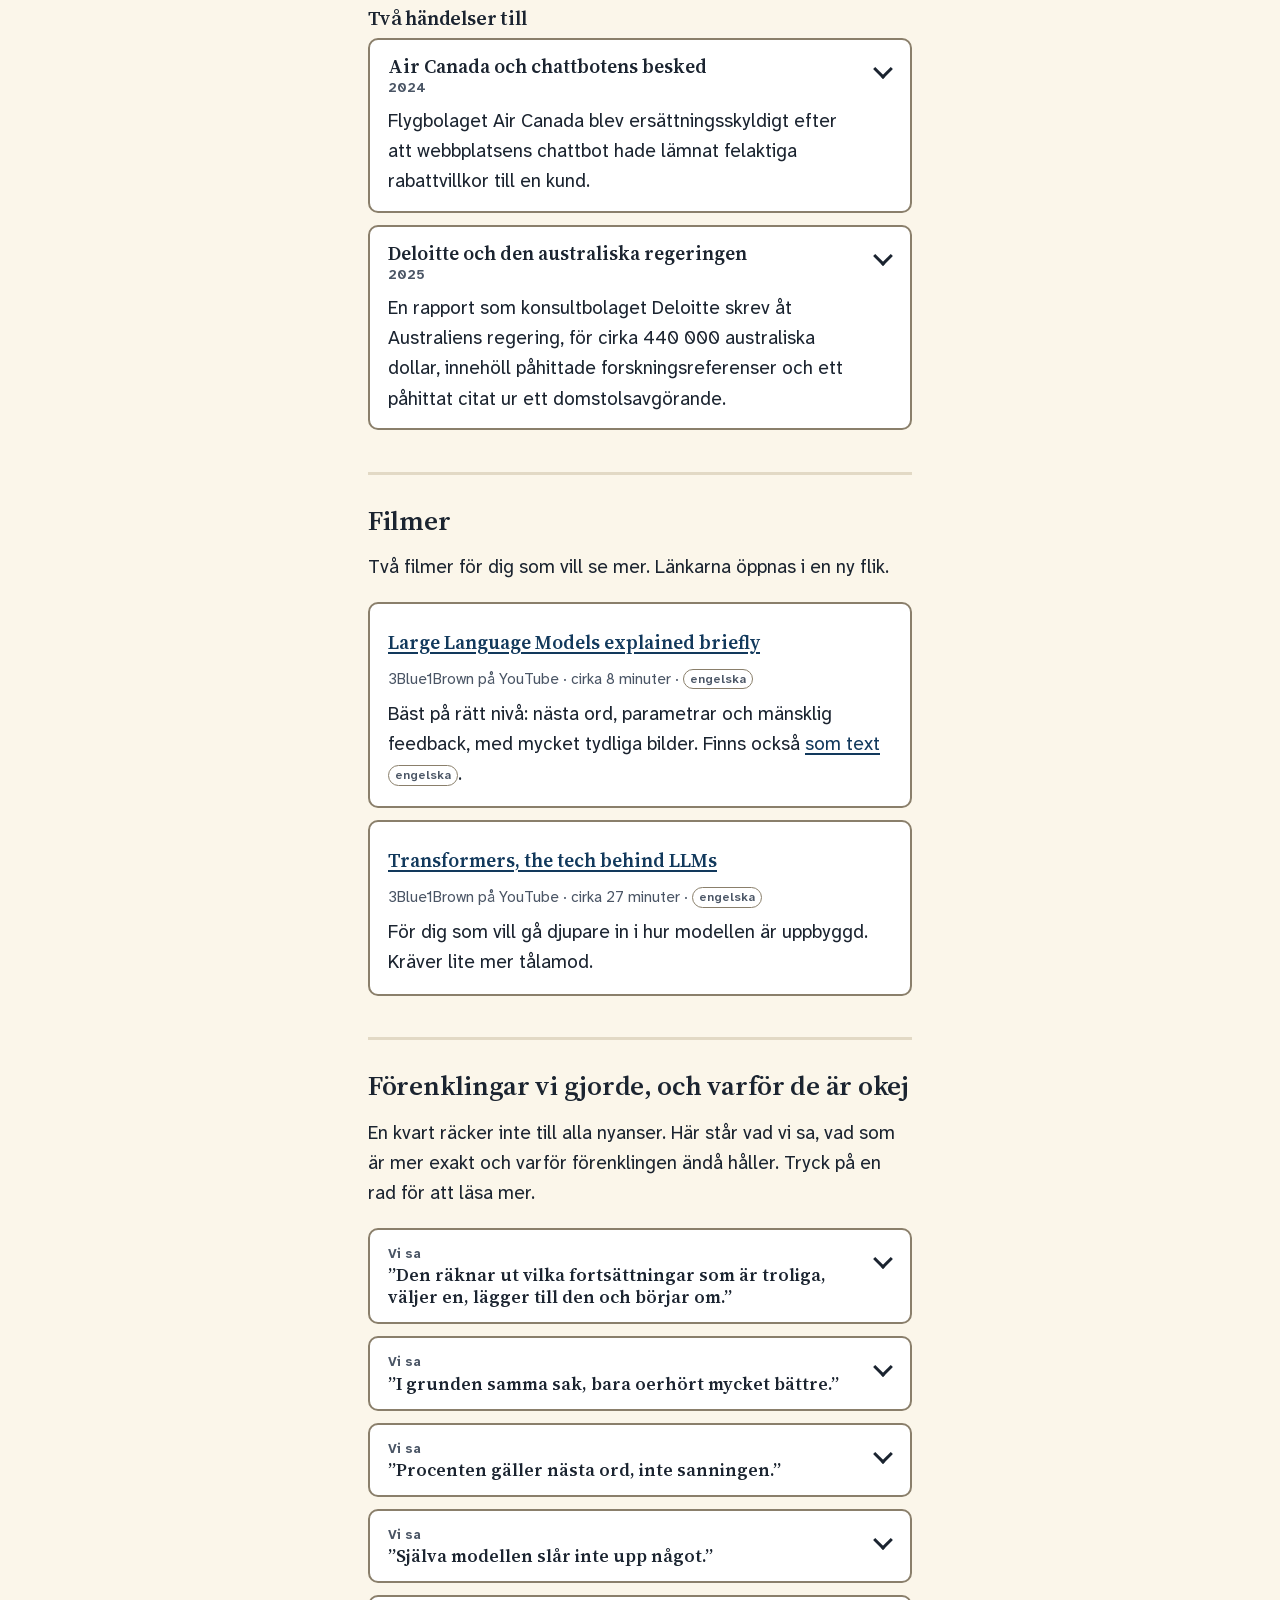
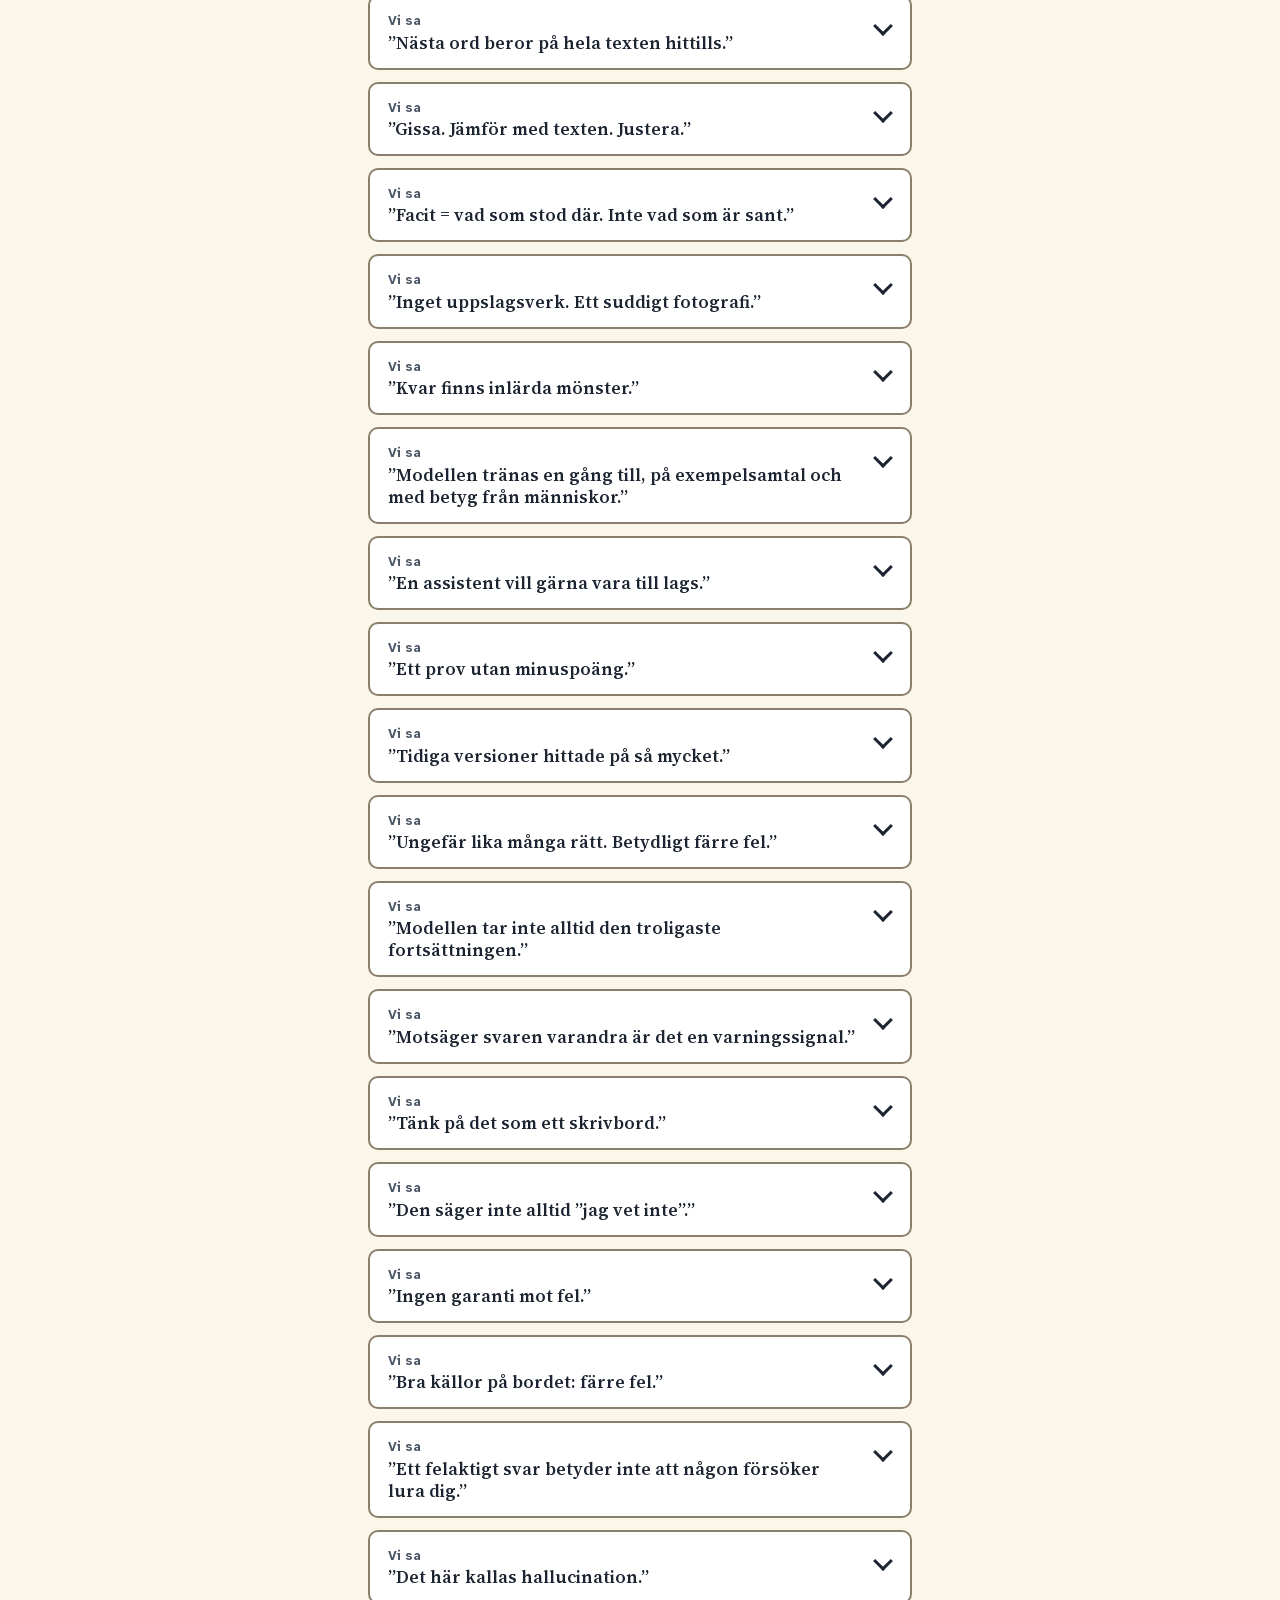
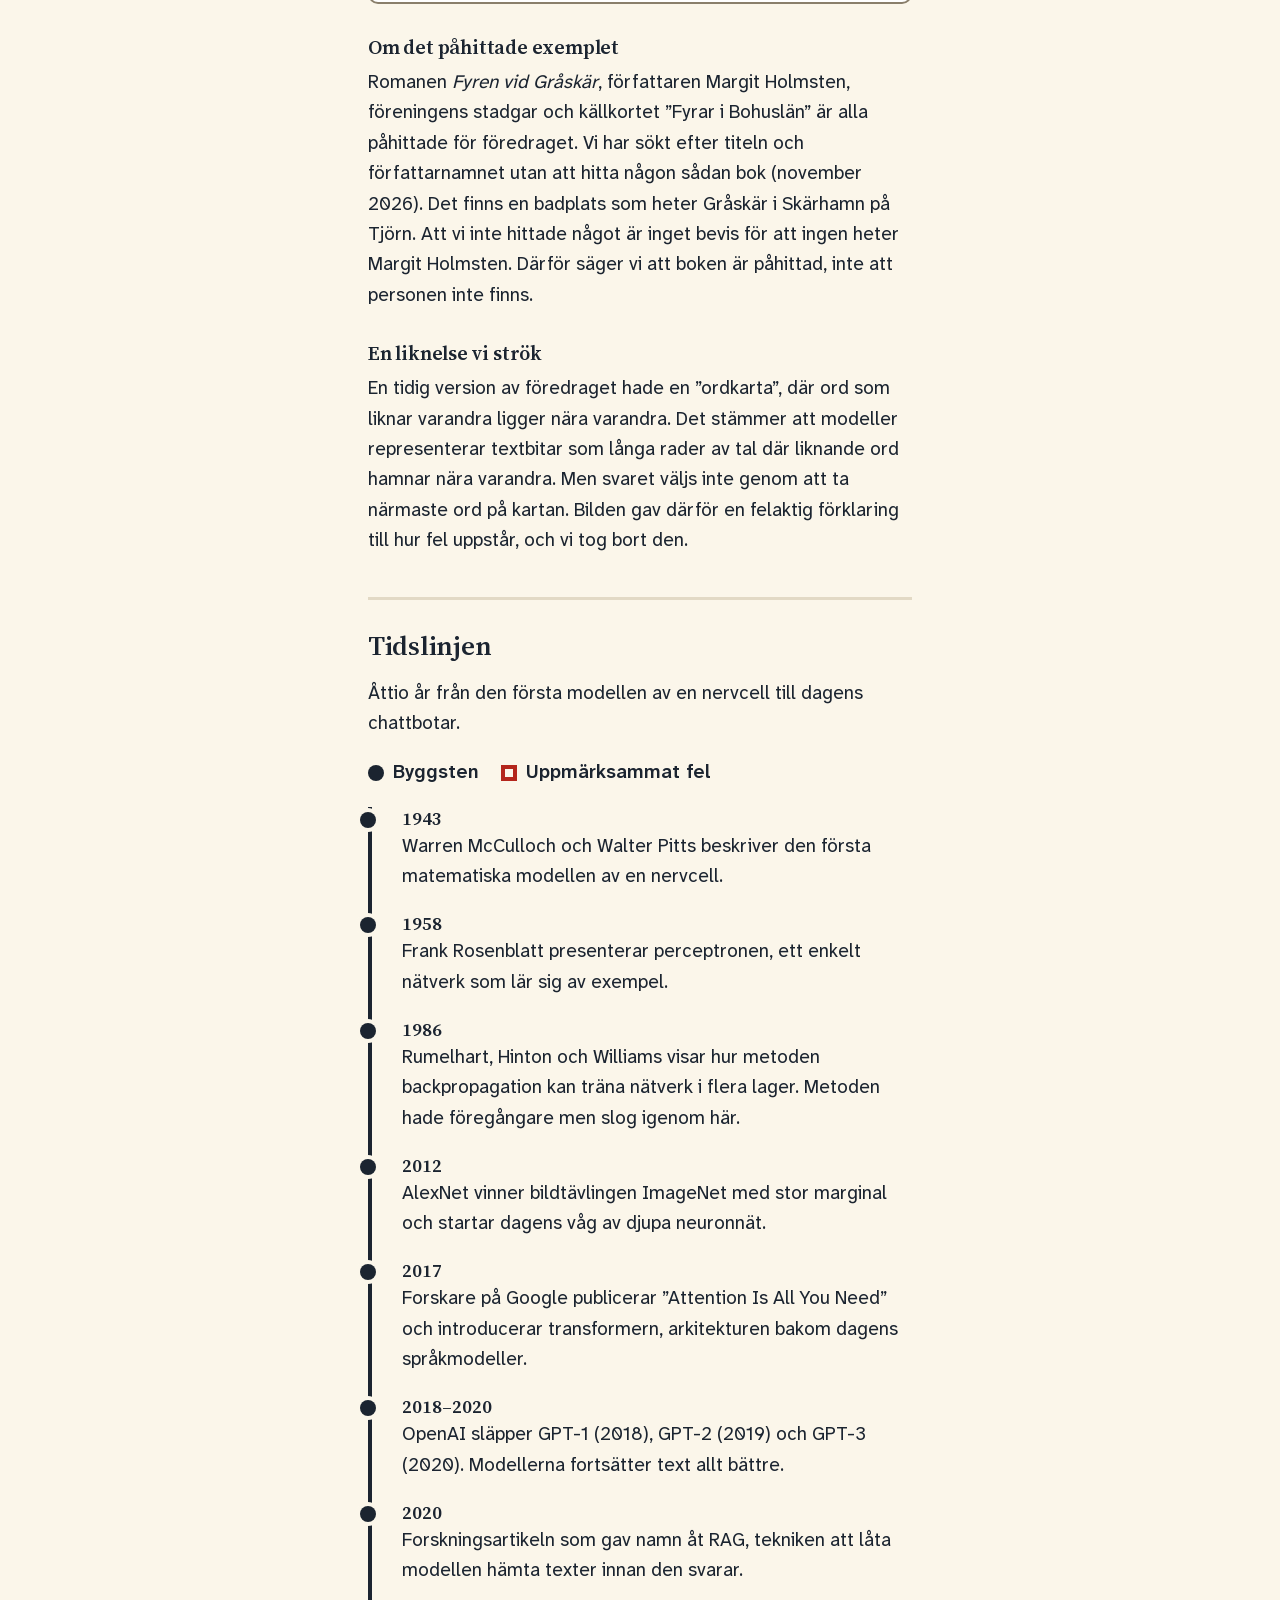
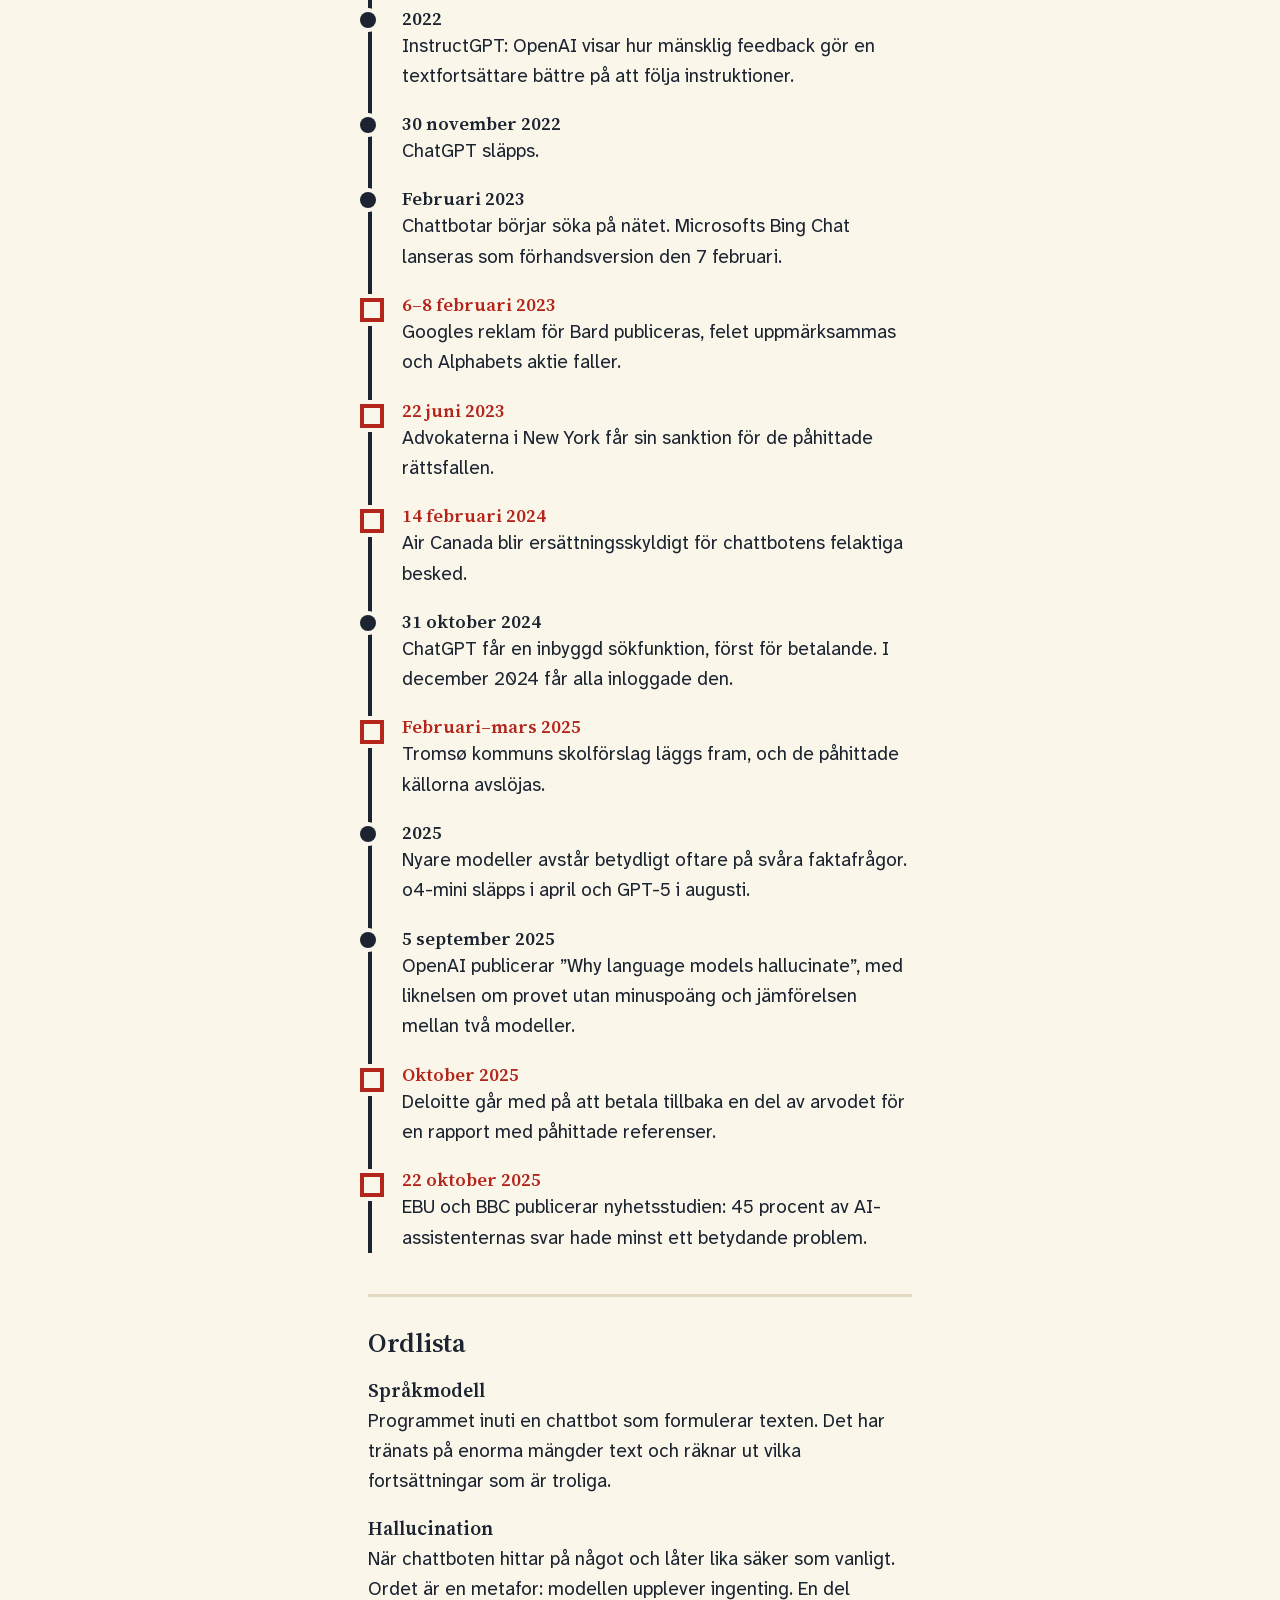
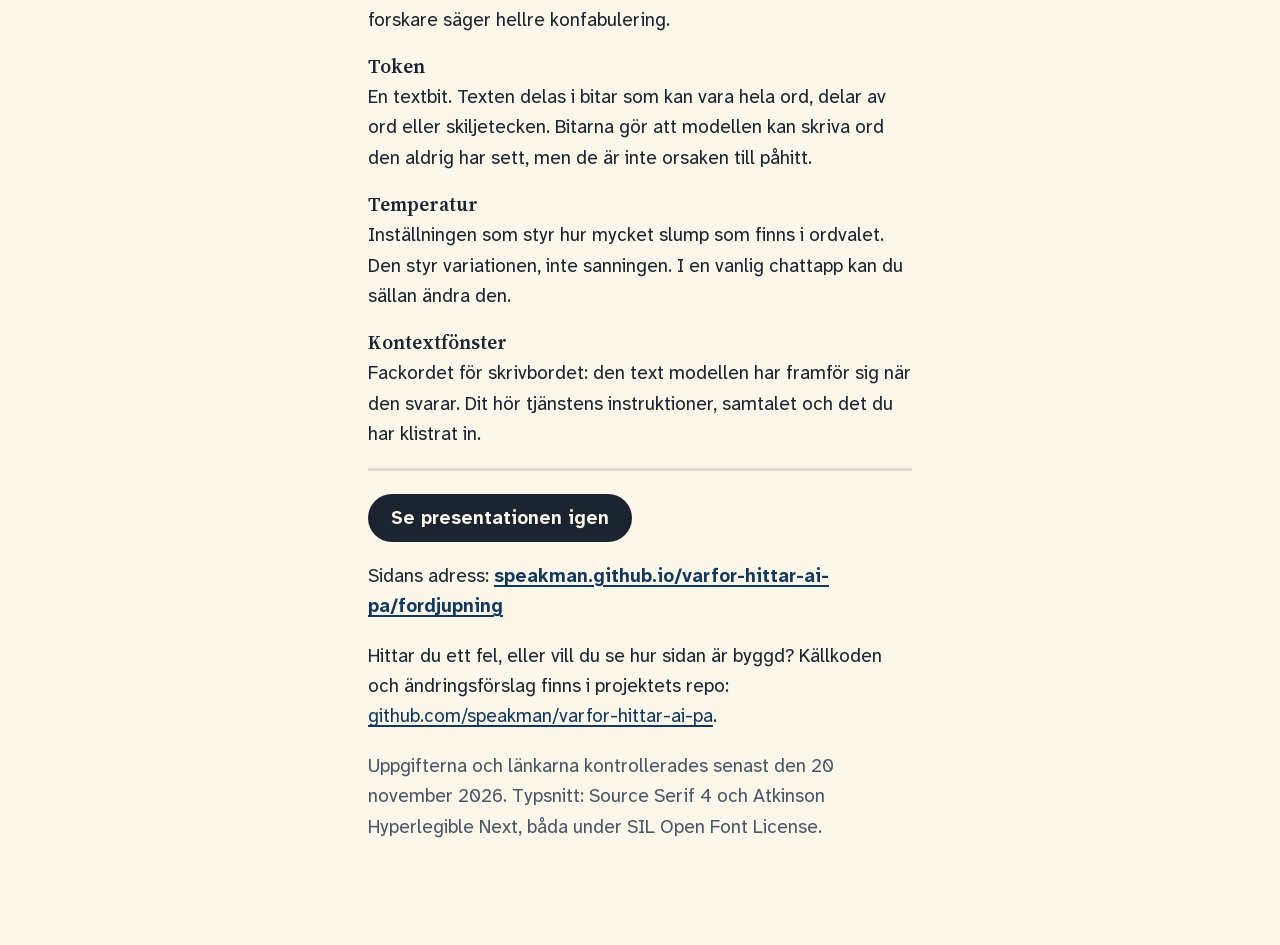
<file: docs/fordjupning.html>
<!doctype html>
<html lang="sv">
<head>
<meta charset="utf-8">
<meta name="viewport" content="width=device-width, initial-scale=1, viewport-fit=cover">
<title>Fördjupning: Varför hittar AI på saker?</title>
<meta name="description" content="Källorna, filmerna och de mer invecklade resonemangen bakom föredraget Varför hittar AI på saker?">
<link rel="stylesheet" href="assets/fonts.css">
<link rel="stylesheet" href="assets/fordjupning.css">
</head>
<body>

<header class="top">
  <svg class="fyr" viewBox="0 0 560 600" aria-hidden="true">
    <path class="beam" d="M262 150 L10 78 L10 232 Z"/><path class="beam" d="M318 150 L550 96 L550 214 Z"/>
    <path class="sea" d="M0 508 H560"/>
    <path class="fl" d="M40 508 Q110 436 232 444 Q340 428 446 472 Q500 490 524 508 Z"/>
    <path class="fl" d="M232 444 L254 204 L326 204 L348 444 Z"/>
    <path class="ink" d="M248.5 264 L331.5 264 L337 324 L243 324 Z"/>
    <path class="ink" d="M278 444 V404 Q290 388 302 404 V444 Z"/>
    <rect class="ink" x="238" y="188" width="104" height="16" rx="5"/>
    <rect class="fl" x="258" y="122" width="64" height="66"/>
    <circle class="lamp" cx="290" cy="155" r="19"/>
    <path class="ink" d="M246 122 L290 80 L334 122 Z"/>
  </svg>
  <p class="eyebrow">Fördjupning till föredraget</p>
  <h1>Varför hittar AI på saker?</h1>
  <p class="lead">Här finns källorna, filmerna och de mer invecklade resonemangen. Du kan läsa allt utan att ha varit på föredraget.</p>
  <p class="pres-wide"><a class="btn" href="index.html">Se presentationen igen</a></p>
  <p class="pres-narrow">Presentationen är gjord för stor skärm. Öppna den på en dator.</p>
</header>

<main>

<section id="prova">
  <h2>Prova själv på fem minuter</h2>
  <p>Det bästa sättet att förstå en chattbot är att prova den på något där du själv ser om resultatet blev bra. Ta ett mejl eller ett meddelande som du ändå ska skriva.</p>
  <ol class="try">
    <li><strong>Fråga med villkor.</strong> Klistra in ditt utkast och skriv till exempel: <q>Gör mitt mejl vänligare. Behåll uppgifterna och sista betalningsdagen. Högst tre meningar.</q></li>
    <li><strong>Kontrollera resultatet.</strong> Står datum, belopp och namn kvar? Säger texten det du menar? Det ser du själv, direkt.</li>
    <li><strong>Be om en ändring.</strong> Du behöver inte börja om. Skriv <q>Lite kortare, tack</q> eller <q>Mindre högtidligt</q> och fortsätt tills du är nöjd.</li>
  </ol>
  <p>Fler saker som är lätta att bedöma själv: be den förklara ett krångligt brev som du har klistrat in på vanlig svenska, bolla idéer till en inbjudan, eller skriva ett första utkast som du sedan gör till ditt eget.</p>
  <p class="aside"><strong>Dela bara sådant du får dela.</strong> Klistra inte in lösenord, personnummer eller känsliga uppgifter om dig själv eller andra, och följ reglerna på ditt jobb. Läs mer under <a href="#integritet">Vad händer med det du skriver?</a></p>
</section>

<section id="kom-ihag">
  <h2>Tre saker att komma ihåg</h2>
  <ol class="big3">
    <li><strong>Den formulerar, den slår inte upp.</strong> Språkmodellen bygger svaret ett ord i taget ur ett suddigt minne. Chattjänsten kan söka på nätet, men det är samma modell som läser och sammanfattar det den hittar.</li>
    <li><strong>En självsäker ton är inget bevis.</strong> Ett påhitt och ett korrekt svar kan låta exakt likadant.</li>
    <li><strong>Bättre än förr, men inte felfri.</strong> Chattbotarna säger oftare ”jag vet inte”, men inte alltid när de borde.</li>
  </ol>
</section>

<section id="vanor">
  <h2>Tre vanor som räcker långt</h2>
  <ol class="habits">
    <li><strong>Ge underlag som du får dela.</strong> Klistra in texten eller ladda upp dokumentet, i stället för att be chattboten minnas. Men lämna inte ut sådant som inte är ditt att dela.</li>
    <li><strong>Klicka på källorna.</strong> Be om källor och kontrollera att påståendet verkligen står där.</li>
    <li><strong>Dubbelkolla det som har konsekvenser.</strong> Namn, årtal, siffror, citat, juridik och medicin.</li>
  </ol>
  <p class="aside">Chattboten är som bäst när du själv kan bedöma resultatet: göra om en text, förklara ett krångligt brev som du har klistrat in, bolla idéer eller skriva ett första utkast. Lätt att läsa är inte samma sak som rätt.</p>
</section>

<section id="integritet">
  <h2>Vad händer med det du skriver?</h2>
  <p>Två saker är lätta att blanda ihop.</p>
  <ul>
    <li><strong>Samtalen sparas.</strong> En chattjänst sparar normalt dina samtal på ditt konto, så att du kan hitta dem igen. Det du skriver lämnar alltså din dator.</li>
    <li><strong>Samtalen kan användas för träning.</strong> Det är en annan sak: att företaget använder samtal för att förbättra kommande modeller. Det beror på tjänsten, på vilken sorts konto du har och på dina inställningar.</li>
  </ul>
  <p>Så här beskriver OpenAI det för ChatGPT (hjälpsidan lästes den 24 november 2026): på personliga konton är delning för träning påslagen från början. Du kan stänga av den under Settings och Data controls, med reglaget ”Improve the model for everyone”, och ändå behålla din samtalshistorik. Att stänga av den raderar inte sparade samtal. För arbetsplatskonton (Business, Enterprise och Edu) används innehållet enligt OpenAI inte för träning om inget annat är inställt.</p>
  <p>Reglerna ändras och skiljer sig mellan tjänster. Läs vad som gäller för den tjänst du använder, och håll dig till grundregeln: dela bara sådant du får dela.</p>
  <p>Det du klistrar in tränar för övrigt inte om modellen medan ni pratar. Det ligger bara framför den i det samtalet, som ett papper på ett skrivbord.</p>
  <h4>Källa</h4>
  <ul class="srcs"><li><a href="https://help.openai.com/en/articles/7730893-data-controls-in-chatgpt" target="_blank" rel="noopener">OpenAI: Data controls in ChatGPT</a> <span class="lang">engelska</span></li></ul>
</section>

<section id="sa-fungerar-det">
  <h2>Så fungerar det, steg för steg</h2>
  <p>Föredraget i sju korta stycken. Exemplet som återkommer är romanen <i>Fyren vid Gråskär</i> av Margit Holmsten. Boken finns inte. Vi hittade på den för att visa hur ett påhitt kan uppstå.</p>
  <ol class="steps">
    <li><h3>Ett ord i taget</h3><p>En språkmodell bygger sitt svar genom att räkna ut vilka fortsättningar som är troliga, välja en, lägga till den och börja om. Det är samma idé som ordförslagen på mobilens tangentbord, bara ofantligt mycket kraftfullare. Modellen slår inte upp något. Den formulerar.</p></li>
    <li><h3>Nästa ord beror på hela texten hittills</h3><p>Varje nytt ord räknas fram utifrån allt som redan står, också det modellen själv nyss skrev. Har den väl skrivit ”Margit” måste resten passa ihop med Margit: ett efternamn, ett årtal, en handling. Därför blir ett påhitt så detaljerat och sammanhängande.</p></li>
    <li><h3>Steg 1: lära sig av text</h3><p>Modellen blir bra genom en gissningslek, upprepad på enorma mängder text: gissa nästa ord, jämför med vad som stod där, justera en aning. Facit är alltså vad som stod i texten, inte vad som är sant. Mycket blir rätt på köpet, men det är inte det modellen övar på i det här steget.</p></li>
    <li><h3>Ett suddigt minne, inget uppslagsverk</h3><p>Efter träningen finns inget arkiv att slå i. Kvar finns inlärda mönster, ungefär som ett suddigt fotografi av allt modellen har läst. Vanliga uppgifter är ofta lättare att återge, men även välkända fakta kan bli fel. Ovanliga uppgifter är suddigare, och där inget finns kan modellen fylla i något som passar mönstret när du frågar.</p></li>
    <li><h3>Steg 2: lära sig hjälpa, och provet utan minuspoäng</h3><p>För att bli en assistent tränas modellen en gång till, på exempelsamtal och med betyg från människor. Länge bedömdes modeller ungefär som på ett prov utan minuspoäng: blankt ger noll, en gissning kan ge poäng. Då lönar det sig att gissa. Nyare modeller avstår oftare när de är osäkra, och gör då färre fel.</p></li>
    <li><h3>Lite slump i varje svar</h3><p>Modellen tar inte alltid den troligaste fortsättningen. Därför kan samma fråga ge olika svar. Får du uppgifter som säger emot varandra är det en varningssignal. Men det omvända gäller inte: ett svar som är likadant varje gång kan vara lika påhittat, och två svar från samma chattbot är inte två källor. Kontrollera uppgiften utanför chatten.</p></li>
    <li><h3>Skrivbordet: det modellen har framför sig</h3><p>När modellen svarar utgår den från det underlag den har framför sig: tjänstens instruktioner, samtalet och det du själv har klistrat in eller laddat upp. Rätt text på bordet ger färre fel. När chattboten får söka på nätet hamnar riktiga källor på bordet, men det är fortfarande samma modell som läser och sammanfattar. En länk bredvid ett påstående är en inbjudan att kontrollera, inget bevis. Det modellen lärde sig under träningen har dessutom ett slutdatum. För nyheter, öppettider och annat som ändras: be den söka, öppna källan och titta på datumet.</p></li>
  </ol>
</section>

<section id="siffror">
  <h2>Två modeller på samma faktatest</h2>
  <p>I september 2025 jämförde OpenAI två av sina modeller på ett svårt test med faktafrågor, som heter SimpleQA. Båda modellerna är från 2025. Den ena svarade nästan alltid. Den andra avstod oftare.</p>

  <figure class="bars" aria-label="Diagram: två modeller på samma faktatest">
    <div class="bar-block">
      <h3>Svarade nästan alltid <span>(o4-mini)</span></h3>
      <div class="bar" role="img" aria-label="Avstod 1&nbsp;procent, fel 75&nbsp;procent, rätt 24&nbsp;procent">
        <i class="abst" style="width:1%"></i><i class="wrong" style="width:75%"></i><i class="right" style="width:24%"></i>
      </div>
      <ul class="key"><li><i class="abst"></i>Avstod 1&nbsp;%</li><li><i class="wrong"></i>Fel 75&nbsp;%</li><li><i class="right"></i>Rätt 24&nbsp;%</li></ul>
    </div>
    <div class="bar-block">
      <h3>Avstod oftare <span>(gpt-5-thinking-mini)</span></h3>
      <div class="bar" role="img" aria-label="Avstod 52&nbsp;procent, fel 26&nbsp;procent, rätt 22&nbsp;procent">
        <i class="abst" style="width:52%"></i><i class="wrong" style="width:26%"></i><i class="right" style="width:22%"></i>
      </div>
      <ul class="key"><li><i class="abst"></i>Avstod 52&nbsp;%</li><li><i class="wrong"></i>Fel 26&nbsp;%</li><li><i class="right"></i>Rätt 22&nbsp;%</li></ul>
    </div>
    <figcaption>Ungefär lika många rätt. Den andra modellen avstår oftare och gör betydligt färre fel.</figcaption>
  </figure>

  <h3>Tre förbehåll som hör till siffrorna</h3>
  <ul>
    <li><strong>Det är ett svårt test.</strong> Siffrorna säger inget om hur ofta en chattbot har fel på vardagsfrågor.</li>
    <li><strong>Båda modellerna är från 2025.</strong> Jämförelsen visar vad som händer när en modell avstår i stället för att gissa. Den visar inte hela utvecklingen från 2022 till i dag.</li>
    <li><strong>Det finns ingen pålitlig mätserie över tid.</strong> Testerna byts ut och mäter olika saker. Därför säger vi inte att felen har minskat med en viss procent.</li>
  </ul>
  <p>Alla tre andelarna (avstod, fel och rätt) kommer ur tabellen i OpenAI:s artikel.</p>

  <h3>Kan felen försvinna helt?</h3>
  <p>Om betalversionerna sa vi: <q class="sagt">ingen garanti mot fel</q>. Vi sa inte att felen aldrig kan försvinna. OpenAI räknar själva ”hallucinationer är oundvikliga” som en missuppfattning: en modell kan avstå när den är osäker. Men för att aldrig hitta på måste modellen veta exakt när den inte vet, och den signalen är inte pålitlig i dag.</p>

  <h4>Källor</h4>
  <ul class="srcs"><li><a href="https://openai.com/index/why-language-models-hallucinate/" target="_blank" rel="noopener">OpenAI: Why language models hallucinate</a> <span class="lang">engelska</span></li><li><a href="https://arxiv.org/abs/2509.04664" target="_blank" rel="noopener">Forskningsartikeln bakom, på arXiv</a> <span class="lang">engelska</span></li></ul>
</section>

<section id="kallor">
  <h2>Det som hände på riktigt</h2>
  <p>Advokaterna och nyhetsstudien nämndes i föredraget. De andra händelserna fick inte plats där. Tryck på en rubrik för bakgrund och källor.</p>
<details class="card">
  <summary><span class="s-title">Advokaterna och de påhittade rättsfallen</span><span class="s-meta">New York, juni 2023</span><span class="s-lead">2023 lämnade två advokater i New York in en skrivelse till domstolen med sex rättsfall som ChatGPT hade hittat på. En av dem frågade chattboten om fallen var äkta, och den svarade ja. Det slutade med 5&nbsp;000 dollar i böter.</span></summary>
  <div class="more"><p>Målet heter <i>Mata v. Avianca</i> och avgjordes i en federal domstol i New York den 22 juni 2023. Steven Schwartz gjorde efterforskningen med ChatGPT. Kollegan Peter LoDuca undertecknade och lämnade in skrivelsen. Att ChatGPT försäkrade att fallen var äkta framgår av domstolens beslut. Sanktionen på 5&nbsp;000 dollar gällde advokaterna och byrån gemensamt, och gällde också att de stod fast vid fallen när de ifrågasattes.</p><h4>Källor</h4><ul class="srcs"><li><a href="https://storage.courtlistener.com/recap/gov.uscourts.nysd.575368/gov.uscourts.nysd.575368.54.0.pdf" target="_blank" rel="noopener">Domstolens beslut (PDF)</a> <span class="lang">engelska</span></li><li><a href="https://www.americanbar.org/content/aba-cms-dotorg/en/groups/litigation/resources/litigation-news/2023/use-chatgpt-research-bogus-cases-sanctions" target="_blank" rel="noopener">American Bar Association</a> <span class="lang">engelska</span></li><li><a href="https://www.theguardian.com/technology/2023/jun/23/two-us-lawyers-fined-submitting-fake-court-citations-chatgpt" target="_blank" rel="noopener">The Guardian</a> <span class="lang">engelska</span></li><li><a href="https://www.legaldive.com/news/lawyer-fake-chatgpt-cases-sanctions-fines-lawyers-chatgpt-fake-cases/653741/" target="_blank" rel="noopener">Legal Dive</a> <span class="lang">engelska</span></li></ul></div>
</details>
<details class="card">
  <summary><span class="s-title">Googles reklam med fel om rymdteleskopet</span><span class="s-meta">Februari 2023</span><span class="s-lead">I februari 2023 visade Google upp sin chattbot Bard i en reklam. Där påstod den att rymdteleskopet James Webb tog den första bilden av en planet utanför solsystemet. Det stämde inte. När felet uppmärksammades föll moderbolaget Alphabets börsvärde med ungefär 100&nbsp;miljarder dollar.</span></summary>
  <div class="more"><p>Reklamen publicerades den 6 februari 2023. Bard heter i dag Gemini. Den första bilden av en planet utanför solsystemet togs 2004 med teleskopet Very Large Telescope i Chile och bekräftades 2005. Alphabets aktie föll omkring 8&nbsp;procent den 8 februari, när felet hade uppmärksammats. Fallet hade flera orsaker, bland annat en allmän oro för Googles AI-satsning. Felet i reklamen var alltså inte ensamt skälet.</p><h4>Källor</h4><ul class="srcs"><li><a href="https://www.streetinsider.com/General%2BNews/Alphabet%2Bshares%2Bdive%2Bafter%2BGoogle%2BAI%2Bchatbot%2BBard%2Bflubs%2Banswer%2Bin%2Bad/21179919.html" target="_blank" rel="noopener">Reuters, via StreetInsider</a> <span class="lang">engelska</span></li><li><a href="https://www.aljazeera.com/economy/2023/2/8/google-shares-tank-8-as-ai-chatbot-bard-flubs-answer-in-ad" target="_blank" rel="noopener">Al Jazeera</a> <span class="lang">engelska</span></li><li><a href="https://fortune.com/2023/02/08/google-bard-ai-mistake-ad-stock-price-market-cap/amp/" target="_blank" rel="noopener">Fortune</a> <span class="lang">engelska</span></li><li><a href="https://www.eso.org/public/news/eso0428/" target="_blank" rel="noopener">ESO om bilden från 2004</a> <span class="lang">engelska</span></li><li><a href="https://cdn3.eso.org/public/news/eso0515/" target="_blank" rel="noopener">ESO om bekräftelsen 2005</a> <span class="lang">engelska</span></li></ul></div>
</details>
<details class="card">
  <summary><span class="s-title">Nyhetsstudien: 45&nbsp;procent av svaren hade problem</span><span class="s-meta">Oktober 2025</span><span class="s-lead">I en internationell studie testade 22 public service-bolag, bland dem SVT, AI-assistenter med nyhetsfrågor. 45&nbsp;procent av svaren hade minst ett betydande problem. Vart femte hade betydande sakfel, och nästan vart tredje hade problem med källorna.</span></summary>
  <div class="more"><p>Studien heter <i>News Integrity in AI Assistants</i>. Den samordnades av EBU och leddes av BBC, och publicerades den 22 oktober 2025. Svaren samlades in i maj och juni 2025. 22 organisationer i 18 länder deltog, på 14 språk, och fyra assistenter testades: ChatGPT, Copilot, Gemini och Perplexity. De 45&nbsp;procenten gäller betydande problem av alla slag, inte bara påhitt: 31&nbsp;procent hade betydande källproblem och 20&nbsp;procent betydande sakfel, och kategorierna överlappar.</p><h4>Källor</h4><ul class="srcs"><li><a href="https://www.ebu.ch/Report/MIS-BBC/NI_AI_2025.pdf" target="_blank" rel="noopener">Rapporten (PDF)</a> <span class="lang">engelska</span></li><li><a href="https://www.ebu.ch/news/2025/10/ai-assistants-misrepresent-news-content-45-of-the-time" target="_blank" rel="noopener">EBU</a> <span class="lang">engelska</span></li><li><a href="https://www.bbc.co.uk/mediacentre/2025/new-ebu-research-ai-assistants-news-content" target="_blank" rel="noopener">BBC</a> <span class="lang">engelska</span></li><li><a href="https://www.svt.se/kultur/ny-rapport-nara-halften-av-ai-verktygen-ljuger-om-nyheter" target="_blank" rel="noopener">SVT</a> <span class="lang">svenska</span></li></ul></div>
</details>
<details class="card">
  <summary><span class="s-title">Tromsø kommuns skolförslag</span><span class="s-meta">Norge, 2025</span><span class="s-lead">I underlaget till ett förslag om att lägga ner skolor i Tromsø gick 11 av 18 källhänvisningar inte att spåra. Flera hänvisade till publikationer som inte fanns. Underlaget var delvis framtaget med AI. Förslaget drogs tillbaka för kontroll, och den ansvariga chefen lämnade sin chefsroll. En extern granskning fann senare att slutsatserna inte ändrades.</span></summary>
  <div class="more"><p>Förslaget till ny förskole- och skolstruktur lades fram i februari 2025. Tidningen iTromsø avslöjade i mars att flera källor inte fanns. Remissen stoppades tillfälligt. Avdelningsdirektören för uppväxt och utbildning lämnade chefsrollen i slutet av april 2025, men blev kvar i kommunen som rådgivare. Revisionsbyrån PwC granskade arbetet. Rapporten är daterad den 30 juni och presenterades den 2 juli 2025. Den fann att de falska källorna inte hade ändrat förslagets slutsatser. Det hade ändå räckt att någon kontrollerat att källorna fanns.</p><h4>Källor</h4><ul class="srcs"><li><a href="https://www.tromso.kommune.no/nyheter/2025/07/her-er-rapporten-om-ki-bruk-og-barnehage-og-skolestruktur" target="_blank" rel="noopener">Tromsø kommune</a> <span class="lang">norska</span></li><li><a href="https://www.pwc.no/no/publikasjoner/evaluering-av-bruk-av-kunstig-intelligens-i-tromso-kommune.html" target="_blank" rel="noopener">PwC:s granskning</a> <span class="lang">norska</span></li><li><a href="https://digi.no/nyhetsstudio/kommunetopp-maa-gaa-av-etter-ki-skandale-i-tromsoe/77337" target="_blank" rel="noopener">Digi.no</a> <span class="lang">norska</span></li><li><a href="https://www.utdanningsnytt.no/kunstig-intelligens-skolenedleggelser-tromso/slik-brukte-tromso-kommune-chatgpt-i-arbeidet-med-ny-skolestruktur/456970" target="_blank" rel="noopener">Utdanningsnytt</a> <span class="lang">norska</span></li><li><a href="https://www.altinget.no/artikkel/tung-om-ki-skandalen-i-tromsoe-kommunen-skal-ha-ros-for-aa-ta-i-bruk-teknologien" target="_blank" rel="noopener">Altinget</a> <span class="lang">norska</span></li></ul></div>
</details>
  <h3>Två händelser till</h3>
<details class="card">
  <summary><span class="s-title">Air Canada och chattbotens besked</span><span class="s-meta">2024</span><span class="s-lead">Flygbolaget Air Canada blev ersättningsskyldigt efter att webbplatsens chattbot hade lämnat felaktiga rabattvillkor till en kund.</span></summary>
  <div class="more"><p>Rabatten vid dödsfall i familjen fanns. Felet var att chattboten sa att man kunde ansöka i efterhand inom 90 dagar. Samtalet ägde rum 2022 och avgörandet kom den 14 februari 2024 (<i>Moffatt v. Air Canada</i>). Det är inte belagt att chattboten byggde på en språkmodell. Fallet visar därför framför allt att ett företag ansvarar för vad dess chattbot säger. Det är inget säkert exempel på en hallucination.</p><h4>Källor</h4><ul class="srcs"><li><a href="https://decisions.civilresolutionbc.ca/crt/crtd/en/item/525448/index.do" target="_blank" rel="noopener">Beslutet</a> <span class="lang">engelska</span></li><li><a href="https://www.americanbar.org/groups/business_law/resources/business-law-today/2024-february/bc-tribunal-confirms-companies-remain-liable-information-provided-ai-chatbot/" target="_blank" rel="noopener">ABA Business Law Today</a> <span class="lang">engelska</span></li></ul></div>
</details>
<details class="card">
  <summary><span class="s-title">Deloitte och den australiska regeringen</span><span class="s-meta">2025</span><span class="s-lead">En rapport som konsultbolaget Deloitte skrev åt Australiens regering, för cirka 440&nbsp;000 australiska dollar, innehöll påhittade forskningsreferenser och ett påhittat citat ur ett domstolsavgörande.</span></summary>
  <div class="more"><p>Deloitte hade använt generativ AI i arbetet. Felen upptäcktes av en forskare vid University of Sydney. I oktober 2025 gick Deloitte med på att betala tillbaka den sista delbetalningen. Även experter går alltså i fällan.</p><h4>Källor</h4><ul class="srcs"><li><a href="https://www.theregister.com/2025/10/06/deloitte_ai_report_australia/" target="_blank" rel="noopener">The Register</a> <span class="lang">engelska</span></li><li><a href="https://www.theguardian.com/australia-news/2025/oct/06/deloitte-to-pay-money-back-to-albanese-government-after-using-ai-in-440000-report" target="_blank" rel="noopener">The Guardian</a> <span class="lang">engelska</span></li><li><a href="https://apnews.com/article/ab54858680ffc4ae6555b31c8fb987f3" target="_blank" rel="noopener">AP</a> <span class="lang">engelska</span></li></ul></div>
</details>
</section>

<section id="filmer">
  <h2>Filmer</h2>
  <p>Två filmer för dig som vill se mer. Länkarna öppnas i en ny flik.</p>
  <ul class="films">
    <li>
      <a href="https://www.youtube.com/watch?v=LPZh9BOjkQs" target="_blank" rel="noopener">Large Language Models explained briefly</a>
      <span class="film-meta">3Blue1Brown på YouTube · cirka 8 minuter · <span class="lang">engelska</span></span>
      <p>Bäst på rätt nivå: nästa ord, parametrar och mänsklig feedback, med mycket tydliga bilder. Finns också <a href="https://3blue1brown.substack.com/p/large-language-models-explained-briefly" target="_blank" rel="noopener">som text</a> <span class="lang">engelska</span>.</p>
    </li>
    <!-- Dold tills talaren har sett filmen och kontrollerat språk och aktualitet (sidans titel och beskrivning är på engelska).
         Ta bort kommentartecknen och ändra "Två filmer" till "Tre filmer" när den är godkänd.
    <li>
      <a href="https://play.gu.se/media/Forskare%20f%C3%B6rklarar:%20ChatGPT/0_9o6st0sd" target="_blank" rel="noopener">Forskare förklarar: ChatGPT</a>
      <span class="film-meta">Göteborgs universitet · knappt 4 minuter · <span class="lang">språk ej kontrollerat</span></span>
      <p>Forskaren Mattias Rost förklarar hur ChatGPT förutsäger nästa ord med hjälp av sannolikheter.</p>
    </li>
    -->
    <li>
      <a href="https://www.youtube.com/watch?v=wjZofJX0v4M" target="_blank" rel="noopener">Transformers, the tech behind LLMs</a>
      <span class="film-meta">3Blue1Brown på YouTube · cirka 27 minuter · <span class="lang">engelska</span></span>
      <p>För dig som vill gå djupare in i hur modellen är uppbyggd. Kräver lite mer tålamod.</p>
    </li>
  </ul>
</section>

<section id="forenklingar">
  <h2>Förenklingar vi gjorde, och varför de är okej</h2>
  <p>En kvart räcker inte till alla nyanser. Här står vad vi sa, vad som är mer exakt och varför förenklingen ändå håller. Tryck på en rad för att läsa mer.</p>
<details class="card simpl">
  <summary><span class="s-meta">Vi sa</span><span class="s-title">”Den räknar ut vilka fortsättningar som är troliga, väljer en, lägger till den och börjar om.”</span></summary>
  <div class="more"><h4>Mer exakt</h4><p>Den räknar ut en sannolikhet för varje möjlig nästa token (textbit) utifrån hela sammanhanget och väljer en. Tokens kan vara hela ord, delar av ord eller skiljetecken.</p><h4>Varför det är okej</h4><p>Rätt mekanism, vardagligt uttryckt. För att göra det bra har modellen lärt sig mycket om språk och om världen.</p></div>
</details>
<details class="card simpl">
  <summary><span class="s-meta">Vi sa</span><span class="s-title">”I grunden samma sak, bara oerhört mycket bättre.”</span></summary>
  <div class="more"><h4>Mer exakt</h4><p>Jämförelsen gällde mobilens ordförslag. Principen (förutsäg fortsättningen) är densamma, men modellen är ofantligt mycket större och väger in hela sammanhanget. Skillnaden i skala ger en skillnad i förmåga som är mer än gradvis.</p><h4>Varför det är okej</h4><p>Vi sa också att modellen har lärt sig mycket om språk och om världen, och att den kan dra slutsatser.</p></div>
</details>
<details class="card simpl">
  <summary><span class="s-meta">Vi sa</span><span class="s-title">”Procenten gäller nästa ord, inte sanningen.”</span></summary>
  <div class="more"><h4>Mer exakt</h4><p>Staplarna visade hur troligt ett ord är som fortsättning. En jämn fördelning behöver inte betyda kunskapsbrist (flera formuleringar kan vara rätt), och en tydlig etta kan vara fel. Siffrorna i staplarna var påhittade för att visa principen.</p><h4>Varför det är okej</h4><p>Vi sa uttryckligen att även en mycket sannolik fortsättning kan vara fel.</p></div>
</details>
<details class="card simpl">
  <summary><span class="s-meta">Vi sa</span><span class="s-title">”Själva modellen slår inte upp något.”</span></summary>
  <div class="more"><h4>Mer exakt</h4><p>En chattjänst består av en språkmodell plus verktyg runt omkring: sökning, dokumentläsning, ibland minne mellan samtal. Modellen formulerar svaret, verktygen kan ge den underlag.</p><h4>Varför det är okej</h4><p>Vi sa också att en chattjänst ofta har verktyg runt omkring, som sökning på nätet. Skillnaden förklarar varför samma tjänst både kan hitta på och kan ge korrekta källor.</p></div>
</details>
<details class="card simpl">
  <summary><span class="s-meta">Vi sa</span><span class="s-title">”Nästa ord beror på hela texten hittills.”</span></summary>
  <div class="more"><h4>Mer exakt</h4><p>Vi liknade det vid en snöboll som rullar. Varje ny textbit räknas fram utifrån allt som redan står, också det modellen själv nyss skrev. Ett tidigt felval finns kvar som förutsättning för resten. Forskare har beskrivit hur fel på så sätt kan bygga på varandra.</p><h4>Varför det är okej</h4><p>Det är den verkliga mekanismen, och den förklarar varför påhitt blir detaljerade och sammanhängande.</p></div>
</details>
<details class="card simpl">
  <summary><span class="s-meta">Vi sa</span><span class="s-title">”Gissa. Jämför med texten. Justera.”</span></summary>
  <div class="more"><h4>Mer exakt</h4><p>Träningen mäter hur stor sannolikhet modellen gav den fortsättning som faktiskt stod i texten och ändrar alla parametrar en aning, med en matematisk metod som kallas backpropagation. Justeringen görs varje gång, inte bara när gissningen var fel.</p><h4>Varför det är okej</h4><p>Kärnan stämmer: modellen övar på riktig text och rättar sig själv.</p></div>
</details>
<details class="card simpl">
  <summary><span class="s-meta">Vi sa</span><span class="s-title">”Facit = vad som stod där. Inte vad som är sant.”</span></summary>
  <div class="more"><h4>Mer exakt</h4><p>Det gäller grundträningen. I senare träningssteg belönas korrekta och hjälpsamma svar, så sanning kommer in där. Hur ofta modellen har rätt beror på uppgiften.</p><h4>Varför det är okej</h4><p>Vi tog upp den senare träningen direkt efteråt, och påstod inte att modellen aldrig tränas mot korrekthet.</p></div>
</details>
<details class="card simpl">
  <summary><span class="s-meta">Vi sa</span><span class="s-title">”Inget uppslagsverk. Ett suddigt fotografi.”</span></summary>
  <div class="more"><h4>Mer exakt</h4><p>Modellen kan återge vissa texter ordagrant, ibland även sådant som förekommit sällan. Den kan också dra slutsatser som aldrig stått någonstans. Men det finns ingen uppslagsfunktion som kontrollerar ett svar mot en källa.</p><h4>Varför det är okej</h4><p>Vi sa att vissa texter sitter ordagrant och att fotografiet är en liknelse.</p></div>
</details>
<details class="card simpl">
  <summary><span class="s-meta">Vi sa</span><span class="s-title">”Kvar finns inlärda mönster.”</span></summary>
  <div class="more"><h4>Mer exakt</h4><p>Mönstren ligger i tal, som kallas parametrar eller vikter. Tänk på dem som små rattar som ställs in under träningen. Stora modeller har från miljarder upp till hundratals miljarder eller fler. Exakta antal offentliggörs inte alltid.</p><h4>Varför det är okej</h4><p>Det stämmer att det inte finns något arkiv att slå i. Vi angav ingen siffra.</p></div>
</details>
<details class="card simpl">
  <summary><span class="s-meta">Vi sa</span><span class="s-title">”Modellen tränas en gång till, på exempelsamtal och med betyg från människor.”</span></summary>
  <div class="more"><h4>Mer exakt</h4><p>Det sker i flera steg: träning på exempelsamtal, träning utifrån mänskliga jämförelser och betyg, och allt oftare träning där andra modeller eller automatiska regler bedömer svaren. Metoderna skiljer sig mellan företag.</p><h4>Varför det är okej</h4><p>Huvudpoängen stämmer: assistentbeteendet är inlärt i ett senare steg, och det som belönas formar beteendet.</p></div>
</details>
<details class="card simpl">
  <summary><span class="s-meta">Vi sa</span><span class="s-title">”En assistent vill gärna vara till lags.”</span></summary>
  <div class="more"><h4>Mer exakt</h4><p>Modeller har en dokumenterad tendens att godta en felaktig förutsättning i frågan och att hålla med den som frågar. Forskare kallar det inställsamhet (på engelska sycophancy). Hur stark den är varierar mellan modeller, och utvecklarna arbetar med att minska den. Därför hjälper det att fråga öppet: <q>Vad talar för och emot?</q> eller <q>Finns det något fel i mina antaganden?</q></p><h4>Varför det är okej</h4><p>Vi sa ”gärna” och ”lätt”, inte ”alltid”.</p><h4>Källa</h4><ul class="srcs"><li><a href="https://www.anthropic.com/research/towards-understanding-sycophancy-in-language-models" target="_blank" rel="noopener">Anthropic: Towards Understanding Sycophancy in Language Models</a> <span class="lang">engelska</span></li></ul></div>
</details>
<details class="card simpl">
  <summary><span class="s-meta">Vi sa</span><span class="s-title">”Ett prov utan minuspoäng.”</span></summary>
  <div class="more"><h4>Mer exakt</h4><p>Liknelsen kommer från OpenAI (2025) och gäller framför allt hur modeller utvärderas och jämförs. Utvärderingarna styr i sin tur vad utvecklarna försöker förbättra. Det är en förklaring bland flera, inte den enda.</p><h4>Varför det är okej</h4><p>Vi sa vems förklaringen är, och att den är en del av förklaringen.</p></div>
</details>
<details class="card simpl">
  <summary><span class="s-meta">Vi sa</span><span class="s-title">”Tidiga versioner hittade på så mycket.”</span></summary>
  <div class="more"><h4>Mer exakt</h4><p>Tidiga modeller var svagare generellt och sa sällan ifrån. Det finns ingen jämförbar mätserie från 2022 till i dag, och siffrorna i diagrammet jämför två modeller från 2025.</p><h4>Varför det är okej</h4><p>Vi sa att provet utan minuspoäng är en del av förklaringen, inte hela. Vi gav ingen siffra för utvecklingen över tid, bara ett exempel från ett namngivet test.</p></div>
</details>
<details class="card simpl">
  <summary><span class="s-meta">Vi sa</span><span class="s-title">”Ungefär lika många rätt. Betydligt färre fel.”</span></summary>
  <div class="more"><h4>Mer exakt</h4><p>Andelen rätt var 24&nbsp;procent för den ena modellen och 22&nbsp;procent för den andra. Skillnaden ligger i att den senare avstod i stället för att gissa fel. Siffrorna kommer ur tabellen i OpenAI:s artikel.</p><h4>Varför det är okej</h4><p>Påståendet är begränsat till testet och följer av siffrorna.</p></div>
</details>
<details class="card simpl">
  <summary><span class="s-meta">Vi sa</span><span class="s-title">”Modellen tar inte alltid den troligaste fortsättningen.”</span></summary>
  <div class="more"><h4>Mer exakt</h4><p>Hur mycket slump som används styrs av en inställning som kallas temperatur. Den ändrar hur spetsig sannolikhetsfördelningen är innan ett val görs. Den styr variationen, inte sanningen. Det finns fler inställningar, och i vanliga chattappar kan du oftast inte ändra dem.</p><h4>Varför det är okej</h4><p>Vi påstod inte att hög temperatur ger kreativitet eller att låg ger sanning.</p></div>
</details>
<details class="card simpl">
  <summary><span class="s-meta">Vi sa</span><span class="s-title">”Motsäger svaren varandra är det en varningssignal.”</span></summary>
  <div class="more"><h4>Mer exakt</h4><p>En användbar tumregel som också används i forskningen, men ingen garanti. Modellen kan vara stabil och ha fel, eller variera i formulering och ha rätt.</p><h4>Varför det är okej</h4><p>Vi sa uttryckligen att ett stabilt svar inte är något bevis.</p></div>
</details>
<details class="card simpl">
  <summary><span class="s-meta">Vi sa</span><span class="s-title">”Tänk på det som ett skrivbord.”</span></summary>
  <div class="more"><h4>Mer exakt</h4><p>Det modellen har framför sig när den svarar kallas kontextfönster och mäts i tokens. Det rymmer i dag hundratals sidor. Tjänsten avgör vad som skickas med: äldre delar kan klippas bort eller sammanfattas, och vissa tjänster har ett separat minne mellan samtal. Även det som finns med kan förbises, särskilt mitt i långa texter.</p><h4>Varför det är okej</h4><p>Begränsat underlag är rätt bild, och vi visade det realistiska problemet: ett tomt eller överfullt bord.</p></div>
</details>
<details class="card simpl">
  <summary><span class="s-meta">Vi sa</span><span class="s-title">”Den säger inte alltid ”jag vet inte”.”</span></summary>
  <div class="more"><h4>Mer exakt</h4><p>Forskning tyder på att modeller har inre signaler som hänger ihop med hur säkra de är, och de kan ibland uttrycka osäkerhet träffsäkert. Men signalerna är inte tillförlitliga och styr inte alltid vad modellen skriver.</p><h4>Varför det är okej</h4><p>Ordet ”alltid” bär nyansen. Modellen kan säga ”jag vet inte”, och nyare modeller gör det oftare.</p></div>
</details>
<details class="card simpl">
  <summary><span class="s-meta">Vi sa</span><span class="s-title">”Ingen garanti mot fel.”</span></summary>
  <div class="more"><h4>Mer exakt</h4><p>OpenAI menar att hallucinationer inte är oundvikliga i princip: en modell kan avstå när den är osäker. Men det kräver att modellen vet när den inte vet, och den signalen är inte pålitlig. Träffsäkerheten når aldrig 100&nbsp;procent, eftersom vissa frågor inte går att besvara.</p><h4>Varför det är okej</h4><p>Påståendet gäller dagens chattjänster i praktiken, också betalversionerna. Det är ingen princip.</p></div>
</details>
<details class="card simpl">
  <summary><span class="s-meta">Vi sa</span><span class="s-title">”Bra källor på bordet: färre fel.”</span></summary>
  <div class="more"><h4>Mer exakt</h4><p>Att ge modellen relevanta källor minskar felen i de flesta jämförelser, men hur mycket beror på uppgiften, källornas kvalitet och tjänsten. Hämtade texter kompletterar det modellen har lärt sig. De ersätter det inte.</p><h4>Varför det är okej</h4><p>Vi angav ingen siffra för förbättringen och ägnade lika mycket tid åt det som kan gå fel.</p></div>
</details>
<details class="card simpl">
  <summary><span class="s-meta">Vi sa</span><span class="s-title">”Ett felaktigt svar betyder inte att någon försöker lura dig.”</span></summary>
  <div class="more"><h4>Mer exakt</h4><p>En hallucination är ett felaktigt men troligt svar utan avsikt att vilseleda. Om modeller i andra lägen kan bete sig vilseledande är ett eget forskningsområde som vi inte gick in på.</p><h4>Varför det är okej</h4><p>Rätt beskrivning av just hallucinationer.</p></div>
</details>
<details class="card simpl">
  <summary><span class="s-meta">Vi sa</span><span class="s-title">”Det här kallas hallucination.”</span></summary>
  <div class="more"><h4>Mer exakt</h4><p>Ordet är en metafor. Modellen upplever ingenting. En del forskare föredrar ”konfabulering”: att fylla minnesluckor med påhitt utan att märka det.</p><h4>Varför det är okej</h4><p>Det är ordet du troligen redan har hört.</p></div>
</details>

  <h3>Om det påhittade exemplet</h3>
  <p>Romanen <i>Fyren vid Gråskär</i>, författaren Margit Holmsten, föreningens stadgar och källkortet ”Fyrar i Bohuslän” är alla påhittade för föredraget. Vi har sökt efter titeln och författarnamnet utan att hitta någon sådan bok (november 2026). Det finns en badplats som heter Gråskär i Skärhamn på Tjörn. Att vi inte hittade något är inget bevis för att ingen heter Margit Holmsten. Därför säger vi att boken är påhittad, inte att personen inte finns.</p>

  <h3>En liknelse vi strök</h3>
  <p>En tidig version av föredraget hade en ”ordkarta”, där ord som liknar varandra ligger nära varandra. Det stämmer att modeller representerar textbitar som långa rader av tal där liknande ord hamnar nära varandra. Men svaret väljs inte genom att ta närmaste ord på kartan. Bilden gav därför en felaktig förklaring till hur fel uppstår, och vi tog bort den.</p>
</section>

<section id="tidslinje">
  <h2>Tidslinjen</h2>
  <p>Åttio år från den första modellen av en nervcell till dagens chattbotar.</p>
  <p class="tl-key"><span><i class="m-b"></i>Byggsten</span><span><i class="m-f"></i>Uppmärksammat fel</span></p>
  <ol class="timeline">
    <li class="bygg"><time>1943</time><p><span class="vh">Byggsten: </span>Warren McCulloch och Walter Pitts beskriver den första matematiska modellen av en nervcell.</p></li>
    <li class="bygg"><time>1958</time><p><span class="vh">Byggsten: </span>Frank Rosenblatt presenterar perceptronen, ett enkelt nätverk som lär sig av exempel.</p></li>
    <li class="bygg"><time>1986</time><p><span class="vh">Byggsten: </span>Rumelhart, Hinton och Williams visar hur metoden backpropagation kan träna nätverk i flera lager. Metoden hade föregångare men slog igenom här.</p></li>
    <li class="bygg"><time>2012</time><p><span class="vh">Byggsten: </span>AlexNet vinner bildtävlingen ImageNet med stor marginal och startar dagens våg av djupa neuronnät.</p></li>
    <li class="bygg"><time>2017</time><p><span class="vh">Byggsten: </span>Forskare på Google publicerar ”Attention Is All You Need” och introducerar transformern, arkitekturen bakom dagens språkmodeller.</p></li>
    <li class="bygg"><time>2018–2020</time><p><span class="vh">Byggsten: </span>OpenAI släpper GPT-1 (2018), GPT-2 (2019) och GPT-3 (2020). Modellerna fortsätter text allt bättre.</p></li>
    <li class="bygg"><time>2020</time><p><span class="vh">Byggsten: </span>Forskningsartikeln som gav namn åt RAG, tekniken att låta modellen hämta texter innan den svarar.</p></li>
    <li class="bygg"><time>2022</time><p><span class="vh">Byggsten: </span>InstructGPT: OpenAI visar hur mänsklig feedback gör en textfortsättare bättre på att följa instruktioner.</p></li>
    <li class="bygg"><time>30 november 2022</time><p><span class="vh">Byggsten: </span>ChatGPT släpps.</p></li>
    <li class="bygg"><time>Februari 2023</time><p><span class="vh">Byggsten: </span>Chattbotar börjar söka på nätet. Microsofts Bing Chat lanseras som förhandsversion den 7 februari.</p></li>
    <li class="fel"><time>6–8 februari 2023</time><p><span class="vh">Uppmärksammat fel: </span>Googles reklam för Bard publiceras, felet uppmärksammas och Alphabets aktie faller.</p></li>
    <li class="fel"><time>22 juni 2023</time><p><span class="vh">Uppmärksammat fel: </span>Advokaterna i New York får sin sanktion för de påhittade rättsfallen.</p></li>
    <li class="fel"><time>14 februari 2024</time><p><span class="vh">Uppmärksammat fel: </span>Air Canada blir ersättningsskyldigt för chattbotens felaktiga besked.</p></li>
    <li class="bygg"><time>31 oktober 2024</time><p><span class="vh">Byggsten: </span>ChatGPT får en inbyggd sökfunktion, först för betalande. I december 2024 får alla inloggade den.</p></li>
    <li class="fel"><time>Februari–mars 2025</time><p><span class="vh">Uppmärksammat fel: </span>Tromsø kommuns skolförslag läggs fram, och de påhittade källorna avslöjas.</p></li>
    <li class="bygg"><time>2025</time><p><span class="vh">Byggsten: </span>Nyare modeller avstår betydligt oftare på svåra faktafrågor. o4-mini släpps i april och GPT-5 i augusti.</p></li>
    <li class="bygg"><time>5 september 2025</time><p><span class="vh">Byggsten: </span>OpenAI publicerar ”Why language models hallucinate”, med liknelsen om provet utan minuspoäng och jämförelsen mellan två modeller.</p></li>
    <li class="fel"><time>Oktober 2025</time><p><span class="vh">Uppmärksammat fel: </span>Deloitte går med på att betala tillbaka en del av arvodet för en rapport med påhittade referenser.</p></li>
    <li class="fel"><time>22 oktober 2025</time><p><span class="vh">Uppmärksammat fel: </span>EBU och BBC publicerar nyhetsstudien: 45&nbsp;procent av AI-assistenternas svar hade minst ett betydande problem.</p></li>
  </ol>
</section>

<section id="ordlista">
  <h2>Ordlista</h2>
  <dl class="gloss">
    <dt>Språkmodell</dt><dd>Programmet inuti en chattbot som formulerar texten. Det har tränats på enorma mängder text och räknar ut vilka fortsättningar som är troliga.</dd>
    <dt>Hallucination</dt><dd>När chattboten hittar på något och låter lika säker som vanligt. Ordet är en metafor: modellen upplever ingenting. En del forskare säger hellre konfabulering.</dd>
    <dt>Token</dt><dd>En textbit. Texten delas i bitar som kan vara hela ord, delar av ord eller skiljetecken. Bitarna gör att modellen kan skriva ord den aldrig har sett, men de är inte orsaken till påhitt.</dd>
    <dt>Temperatur</dt><dd>Inställningen som styr hur mycket slump som finns i ordvalet. Den styr variationen, inte sanningen. I en vanlig chattapp kan du sällan ändra den.</dd>
    <dt>Kontextfönster</dt><dd>Fackordet för skrivbordet: den text modellen har framför sig när den svarar. Dit hör tjänstens instruktioner, samtalet och det du har klistrat in.</dd>
  </dl>
</section>

</main>

<footer class="foot">
  <p class="pres-wide"><a class="btn" href="index.html">Se presentationen igen</a></p>
  <p class="pres-narrow">Presentationen är gjord för stor skärm. Öppna den på en dator.</p>
  <p>Sidans adress: <a href="https://speakman.github.io/varfor-hittar-ai-pa/fordjupning"><strong>speakman.github.io/varfor-hittar-ai-pa/fordjupning</strong></a></p>
  <p>Hittar du ett fel, eller vill du se hur sidan är byggd? Källkoden och ändringsförslag finns i projektets repo: <a href="https://github.com/speakman/varfor-hittar-ai-pa" target="_blank" rel="noopener">github.com/speakman/varfor-hittar-ai-pa</a>.</p>
  <p class="soft">Uppgifterna och länkarna kontrollerades senast den 20 november 2026. Typsnitt: Source Serif 4 och Atkinson Hyperlegible Next, båda under SIL Open Font License.</p>
</footer>

<nav class="dock" aria-label="Hoppa till">
  <a href="#prova">Prova själv</a>
  <a href="#sa-fungerar-det">Så fungerar det</a>
  <a href="#kallor">Källor</a>
  <a href="#filmer">Filmer</a>
</nav>

</body>
</html>
</file>
<file: docs/assets/fonts.css>
/* Lokala typsnitt, så att sidorna fungerar utan nätverk.
   Källa: Google Fonts (fonts.google.com), hämtade 2026-11-20 som variabla WOFF2-filer, delmängden "latin".
   Source Serif 4: Adobe, github.com/adobe-fonts/source-serif. Licens: SIL Open Font License 1.1 (fonts/OFL-SourceSerif4.txt).
   Atkinson Hyperlegible Next: Braille Institute, github.com/googlefonts/atkinson-hyperlegible-next.
   Licens: SIL Open Font License 1.1 (fonts/OFL-AtkinsonHyperlegibleNext.txt). */
@font-face {
  font-family: "Source Serif 4";
  font-style: normal;
  font-weight: 200 900;
  font-display: swap;
  src: url("fonts/SourceSerif4-latin.woff2") format("woff2");
}
@font-face {
  font-family: "Source Serif 4";
  font-style: italic;
  font-weight: 200 900;
  font-display: swap;
  src: url("fonts/SourceSerif4-Italic-latin.woff2") format("woff2");
}
@font-face {
  font-family: "Atkinson Hyperlegible Next";
  font-style: normal;
  font-weight: 200 800;
  font-display: swap;
  src: url("fonts/AtkinsonHyperlegibleNext-latin.woff2") format("woff2");
}

/* Atkinson Hyperlegible ritar nollan överstruken (Ø), vilket läses fel i årtal som 2023.
   Siffrorna 0–9 tas därför från systemets sansserif. Typsnittet finns lokalt på macOS och Windows. */
@font-face {
  font-family: "Siffror";
  src: local("Helvetica Neue"), local("HelveticaNeue"), local("Arial"), local("ArialMT");
  unicode-range: U+0030-0039;
}
@font-face {
  font-family: "Siffror";
  font-weight: 600 900;
  src: local("HelveticaNeue-Bold"), local("Helvetica Neue Bold"), local("Arial Bold"), local("Arial-BoldMT");
  unicode-range: U+0030-0039;
}
</file>
<file: docs/assets/presentation.css>
/* Varför hittar AI på saker? Presentationens utseende.
   Scenen är alltid 1920 x 1080 enheter och skalas som helhet till fönstret.
   Allt publiken ska läsa är minst 40 enheter (3,7 % av höjden). */

/* ---------- Färger och typsnitt ---------- */
:root {
  --paper: #FBF6EA;
  --surface: #FFFFFF;
  --ink: #1B2430;
  --ink-soft: #4A5565;
  --rule: #8A7F6B;
  --hair: #E2D9C5;
  --lamp: #FFC83D;        /* fyrljuset: modellens egna ord */
  --lamp-pale: #FFEFC2;
  --lamp-edge: #9A5B00;
  --on-lamp: #1B2430;
  --stamp: #B4261C;       /* stämpelbläck: avslöjat av en människa */
  --wrong: #B4261C;
  --right: #12395C;
  --on-seg: #FFFFFF;
  --bar: #56657A;
  --desk: #E9D9B8;
  --desk-edge: #B79B64;
  --fog: #C9C2B2;
  --shadow: 0 22px 44px -22px rgba(27, 36, 48, .38);
  --serif: "Source Serif 4", "Source Serif Pro", "Iowan Old Style", Charter, "Palatino Linotype", Palatino, "Book Antiqua", Georgia, serif;
  --sans: "Siffror", "Atkinson Hyperlegible Next", "Atkinson Hyperlegible", -apple-system, BlinkMacSystemFont, "Segoe UI", Roboto, "Helvetica Neue", Arial, sans-serif;
  color-scheme: light;
}
:root[data-theme="dark"] {
  --paper: #0F1720;
  --surface: #1B2633;
  --ink: #F5EFE0;
  --ink-soft: #B8C0CC;
  --rule: #7C8A9B;
  --hair: #2B3847;
  --lamp: #FFC83D;
  --lamp-pale: #3A2F10;
  --lamp-edge: #FFC83D;
  --on-lamp: #1B2430;
  --stamp: #FF8B7B;
  --wrong: #F0705E;
  --right: #6FB1E6;
  --on-seg: #0F1720;
  --bar: #93A1B5;
  --desk: #2A2418;
  --desk-edge: #6E5C38;
  --fog: #4A5565;
  --shadow: 0 22px 44px -22px rgba(0, 0, 0, .7);
  color-scheme: dark;
}

* { box-sizing: border-box; }
html, body { height: 100%; margin: 0; }
body {
  background: var(--paper);
  color: var(--ink);
  font-family: var(--sans);
  overflow: hidden;
  cursor: default;
  -webkit-font-smoothing: antialiased;
}
p, h1, h2 { margin: 0; }

/* ---------- Scenen ---------- */
#stage {
  position: absolute;
  left: 50%; top: 50%;
  width: 1920px; height: 1080px;
  transform-origin: 50% 50%;
  font-size: 40px;
  line-height: 1.35;
  overflow: hidden;
  background: var(--paper);
}
.slide {
  position: absolute; inset: 0;
  padding: 64px 130px 120px;
  opacity: 0; visibility: hidden;
  transition: opacity .5s ease, visibility 0s linear .5s;
}
.slide.active { opacity: 1; visibility: visible; transition-delay: .15s, 0s; }

/* Stegvisa avslöjanden: data-show="2" (från steg 2) eller "2-4" (steg 2 till 4) */
[data-show], .rv {
  opacity: 0; visibility: hidden;
  transform: translateY(14px);
  transition: opacity .5s ease, transform .5s ease, visibility 0s linear .5s;
}
[data-show].is-on, .rv.is-on {
  opacity: 1; visibility: visible; transform: none;
  transition-delay: 0s, 0s, 0s;
}
/* Direkt till slutläget: när talaren backar, gör klart en rörelse eller använder ?still */
#stage.instant *, #stage.instant *::before, #stage.instant *::after,
#stage.still *, #stage.still *::before, #stage.still *::after {
  transition: none !important;
}
#stage.still *, #stage.still *::before, #stage.still *::after { animation: none !important; }

/* Flera lägen på samma plats */
.stack { display: grid; }
.stack > * { grid-area: 1 / 1; }

.h1 {
  font: 600 80px/1.1 var(--serif);
  letter-spacing: -.012em;
  text-wrap: balance;
}
.h1.md { font-size: 68px; }
.kick {
  display: flex; align-items: center; gap: 14px;
  margin-bottom: 14px;
  font: 700 40px/1.1 var(--sans);
  letter-spacing: .07em; text-transform: uppercase;
  color: var(--ink-soft);
}
.soft { color: var(--ink-soft); }
.line { font-size: 44px; line-height: 1.3; }
.line b, .line strong { font-weight: 700; }
.closing {
  font: 600 68px/1.15 var(--serif);
  letter-spacing: -.012em;
  text-wrap: balance;
}
.ic { width: 1em; height: 1em; flex: none; vertical-align: -0.12em; }
.realtag {
  display: inline-flex; align-items: center; gap: 10px;
  padding: 4px 22px 6px;
  font: 700 40px/1.2 var(--sans);
  color: var(--paper); background: var(--ink);
  border-radius: 999px;
  white-space: nowrap;
}

.caret {
  display: inline-block; width: .085em; min-width: 5px; height: 1.02em;
  margin-left: 4px; vertical-align: -0.16em;
  background: var(--ink);
  animation: blink 1.15s steps(1) infinite;
}
@keyframes blink { 50% { opacity: 0; } }
.caret[hidden] { display: none; }

/* Text som skrivs fram ord för ord. Platsen är reserverad från början. */
.stream .w { opacity: 0; transition: opacity .28s ease; }
.stream .w.on { opacity: 1; }

/* Modellens ord: fyrgul platta med mörk kant */
.tok {
  display: inline-block;
  padding: 0 .22em;
  font-weight: 600;
  line-height: 1.22;
  color: var(--on-lamp);
  background: var(--lamp);
  border-bottom: 5px solid var(--lamp-edge);
  border-radius: 10px 10px 4px 4px;
}
:root[data-theme="dark"] .tok { border-bottom-color: var(--ink); }
.tok.hidden { visibility: hidden; }
.tok.pop { animation: pop .4s ease both; }
@keyframes pop { 0% { opacity: 0; transform: translateY(16px); } 100% { opacity: 1; transform: none; } }
.fly { position: absolute; z-index: 5; transform-origin: 0 0; box-shadow: var(--shadow); font: 600 60px/1.22 var(--serif); }

/* ---------- Chattbubblor ---------- */
.msg { display: flex; flex-direction: column; }
.who {
  font: 600 40px/1 var(--sans);
  color: var(--ink-soft);
  margin-bottom: 10px;
}
.msg.user { align-items: flex-end; margin-left: 120px; }
.msg.bot { align-items: flex-start; margin-right: 120px; }
.bubble {
  position: relative;
  padding: 26px 40px;
  font-size: 44px; line-height: 1.38;
  border-radius: 30px;
}
.msg.user .bubble {
  background: var(--surface);
  border: 3px solid var(--rule);
  border-bottom-right-radius: 8px;
}
.msg.bot .bubble {
  background: var(--lamp-pale);
  border: 3px solid var(--lamp-edge);
  border-bottom-left-radius: 8px;
}
.bubble b { font-weight: 700; }
.dots { display: none; position: absolute; left: 44px; top: 50px; gap: 14px; }
.dots i {
  width: 18px; height: 18px; border-radius: 50%;
  background: var(--lamp-edge);
  animation: dot 1.1s ease-in-out infinite;
}
.dots i:nth-child(2) { animation-delay: .18s; }
.dots i:nth-child(3) { animation-delay: .36s; }
@keyframes dot { 0%, 70%, 100% { opacity: .25; transform: none; } 35% { opacity: 1; transform: translateY(-7px); } }
.thinking .dots { display: flex; }

/* Blad: riktig text från världen */
.blad {
  background: var(--surface);
  border: 3px solid var(--rule);
  border-radius: 6px;
  box-shadow: var(--shadow);
}

/* Stämpel: bara för avslöjanden */
.stamp {
  position: absolute; right: -40px; bottom: -58px;
  padding: 14px 34px 11px;
  border: 8px double var(--stamp);
  border-radius: 14px;
  color: var(--stamp);
  background: color-mix(in srgb, var(--paper) 88%, transparent);
  font: 800 56px/1 var(--sans);
  letter-spacing: .09em; text-transform: uppercase;
  white-space: nowrap;
  transform: rotate(-5deg);
  z-index: 3;
}
.stamp.is-on { transform: rotate(-5deg); }
@keyframes stamp {
  0% { opacity: 0; transform: rotate(-5deg) scale(2.3); }
  62% { opacity: 1; transform: rotate(-5deg) scale(.95); }
  100% { opacity: 1; transform: rotate(-5deg) scale(1); }
}
/* Stämpeln slår bara ner i det steg där den kommer in, så att den inte spelas om. */
#s1.play[data-step="2"] .stamp, #s10.play[data-step="3"] .stamp { animation: stamp .46s cubic-bezier(.2, .8, .3, 1) both; }

/* ---------- Bild 0: titel ---------- */
#s0 { padding-top: 190px; }
#s0 .title { font: 600 150px/1.04 var(--serif); letter-spacing: -.02em; }
#s0 .subtitle { margin-top: 56px; font-size: 48px; line-height: 1.35; color: var(--ink-soft); }
#s0 .fyr { position: absolute; right: 130px; bottom: 96px; width: 560px; height: 600px; }
.fyr .ln { fill: none; stroke: var(--ink); stroke-width: 6; stroke-linecap: round; stroke-linejoin: round; }
.fyr .fl { fill: var(--surface); stroke: var(--ink); stroke-width: 6; stroke-linejoin: round; }
.fyr .ink { fill: var(--ink); }
.fyr .beam { fill: var(--lamp); opacity: .38; }
.fyr .lamp { fill: var(--lamp); stroke: var(--lamp-edge); stroke-width: 5; }
.fyr .sea { fill: none; stroke: var(--rule); stroke-width: 5; stroke-linecap: round; }

/* ---------- Bild 1 ---------- */
#s1 { padding-top: 50px; }
#s1 .chat { display: flex; flex-direction: column; gap: 22px; }
#s1 .msg.user { align-items: stretch; }
#s1 .msg.user .who { text-align: right; }
#s1 .msg.user .bubble { width: 100%; min-height: 118px; transition: background .4s ease, border-color .4s ease; }
#s1-qb:not(.sent) { background: transparent; border-style: dashed; border-radius: 30px; }
#s1-qb .ph { color: var(--ink-soft); }
#s1-qb.typing .ph, #s1-qb.sent .ph, #s1-qb.sent .caret { display: none; }
#s1-qb:not(.typing):not(.sent) .caret { float: left; margin: 10px 14px 0 0; }
#s1 .below { margin-top: 84px; }
#s1 .big { font: 600 66px/1.1 var(--serif); letter-spacing: -.012em; }
#s1 .big + p { margin-top: 14px; font-size: 44px; }
#s1 .def { font-size: 44px; line-height: 1.3; }
#s1 .def b { font: 600 52px/1 var(--serif); }
#s1 .case { display: flex; align-items: center; gap: 56px; margin-top: 34px; padding-top: 28px; border-top: 3px solid var(--hair); }
.fact { font-size: 44px; line-height: 1.15; }
.fact b { display: block; font: 600 104px/1 var(--serif); letter-spacing: -.02em; font-variant-numeric: tabular-nums; }
#s1 .case .where { margin-left: auto; text-align: right; font-size: 40px; line-height: 1.3; }
#s1 .case .realtag { margin-top: 14px; }

/* ---------- Bild 2 ---------- */
#s2 .one { position: absolute; left: 130px; right: 130px; top: 250px; }
#s2 .huge { font: 400 112px/1.28 var(--serif); letter-spacing: -.012em; min-height: 290px; transition: opacity .3s ease; }
#s2 .huge .tok { font-weight: 600; }
#s2.swap-out .huge { opacity: 0; }
#s2 .sub { margin-top: 50px; font-size: 52px; }
#s2 .sum { position: absolute; left: 130px; right: 130px; top: 120px; }
#s2 .sum p { font: 400 60px/1.5 var(--serif); }
#s2 .sum .closing { margin-top: 70px; font: 600 88px/1.15 var(--serif); }

/* ---------- Bild 3 ---------- */
#s3 .h1 { display: grid; }
#s3 .h1 > span { grid-area: 1 / 1; }
.strip {
  margin-top: 30px;
  min-height: 232px;
  padding: 26px 42px;
  background: var(--surface);
  border: 3px solid var(--rule);
  border-radius: 22px;
}
.strip p { font: 400 60px/1.48 var(--serif); transition: opacity .3s ease; }
.strip .tok { font-family: var(--serif); }
.next { position: relative; margin-top: 22px; height: 380px; }
.next-label { font: 600 40px/1 var(--sans); color: var(--ink-soft); margin-bottom: 14px; transition: opacity .3s ease; }
#s3 .lbl-phone, #s3[data-step="0"] .lbl-bars { display: none; }
#s3[data-step="0"] .lbl-phone { display: inline; }
#s3.closing-on .next-label { opacity: 0; }
.rows { transition: opacity .3s ease; }
#s3.swap-out .rows, #s3.swap-out .strip p, .rows.out { opacity: 0; }
.row {
  display: grid;
  grid-template-columns: 540px 1fr 140px 130px;
  align-items: center;
  height: 60px;
  font-size: 40px;
  transition: opacity .5s ease;
}
.row .w { justify-self: start; padding: 0 12px; margin-left: -12px; border-radius: 8px; transition: background .4s ease, color .4s ease; }
.row .track { height: 34px; background: var(--hair); border-radius: 6px; overflow: hidden; }
.row .fill {
  display: block; height: 100%;
  width: calc(var(--p) * 1%);
  min-width: 6px;
  background: var(--bar);
  border-radius: 6px;
  transition: width .8s cubic-bezier(.2, .7, .2, 1), background .4s ease;
}
.row.zero .fill { width: 0; min-width: 0; }
.row .pct { text-align: right; font-variant-numeric: tabular-nums; font-weight: 600; }
.row.rest .w, .row.rest .pct { color: var(--ink-soft); font-weight: 400; }
.row.rest .fill {
  background: repeating-linear-gradient(-45deg, var(--bar) 0 5px, transparent 5px 12px);
  box-shadow: inset 0 0 0 3px var(--bar);
}
.row .tag {
  justify-self: end;
  padding: 3px 16px 7px;
  font: 700 40px/1 var(--sans);
  color: var(--paper); background: var(--ink);
  border-radius: 999px;
  opacity: 0; transition: opacity .3s ease;
}
.rows.choosing .row { opacity: .4; }
.rows.choosing .row.picked { opacity: 1; }
.row.picked .w { background: var(--lamp); color: var(--on-lamp); font-weight: 700; box-shadow: 0 5px 0 var(--lamp-edge); }
.row.picked .fill { background: var(--lamp); box-shadow: inset 0 0 0 3px var(--lamp-edge); }
.row.picked .tag { opacity: 1; }
.phone {
  position: absolute; left: 0; top: 60px;
  display: flex; align-items: center; gap: 14px;
  padding: 14px;
  background: var(--hair);
  border-radius: 22px;
  opacity: 0; visibility: hidden;
  transition: opacity .3s ease, visibility 0s linear .3s;
}
#s3[data-step="0"] .phone { opacity: 1; visibility: visible; transition-delay: 0s; }
.phone span {
  padding: 12px 54px 14px;
  font-size: 46px;
  background: var(--surface);
  border-radius: 14px;
  box-shadow: 0 3px 0 var(--rule);
}
#s3 .closing {
  position: absolute; left: 0; right: 0; top: 50px;
  font-size: 74px;
  max-width: 1400px;
  opacity: 0; visibility: hidden; transform: translateY(14px);
  transition: opacity .6s ease, transform .6s ease, visibility 0s linear .6s;
}
#s3.closing-on .closing { opacity: 1; visibility: visible; transform: none; transition-delay: 0s; }
#s3.closing-on .rows { opacity: 0; }
.fixed {
  position: absolute; left: 130px; right: 130px; bottom: 118px;
  padding-top: 14px;
  border-top: 3px solid var(--hair);
  font-size: 40px; line-height: 1.3;
  color: var(--ink-soft);
}
.fixed strong { display: block; font-size: 46px; color: var(--ink); }
.neq { width: .8em; height: .8em; vertical-align: -0.06em; margin: 0 .12em; }

/* ---------- Bild 4 ---------- */
#s4 .trio span { color: var(--ink-soft); opacity: .5; transition: opacity .5s ease, color .5s ease; }
#s4[data-step="0"] .t1, #s4[data-step="1"] .t2, #s4[data-step="2"] .t3, #s4[data-step="3"] .trio span { color: var(--ink); opacity: 1; }
#s4 .grid { display: grid; grid-template-columns: 860px 1fr; gap: 90px; margin-top: 54px; align-items: start; }
#s4 .recipe { padding: 30px 44px 40px; transform: rotate(-1deg); }
.blad-h { font: 600 40px/1 var(--sans); color: var(--ink-soft); padding-bottom: 14px; margin-bottom: 22px; border-bottom: 3px solid var(--hair); }
#s4 .recipe p { font: 400 58px/1.45 var(--serif); }
#s4 .recipe .facit { margin-top: 18px; font: 400 40px/1.3 var(--sans); color: var(--ink-soft); }
.hid { position: relative; display: inline-block; padding: 0 .22em; margin-left: .12em; }
.hid .hw { font-weight: 600; }
.hid::before {  /* ringen runt facit: bläck, eftersom det är människors text */
  content: ""; position: absolute; inset: -2px -6px;
  border: 5px solid var(--ink); border-radius: 50%;
  opacity: 0; transition: opacity .5s ease .3s;
}
.hid::after {   /* täckbrickan över det dolda ordet */
  content: ""; position: absolute; inset: 6px 0;
  background: var(--ink); border-radius: 8px;
  transition: opacity .5s ease;
}
#s4:not([data-step="0"]) .hid::after { opacity: 0; }
#s4:not([data-step="0"]) .hid::before { opacity: 1; }
#s4 .guess { padding-top: 10px; }
.grow { display: grid; grid-template-columns: 190px 1fr; align-items: center; height: 70px; font-size: 44px; }
.grow .track { position: relative; height: 38px; background: var(--hair); border-radius: 6px; }
.grow .fill { display: block; height: 100%; width: calc(var(--p) * 1%); background: var(--bar); border-radius: 6px; transition: width 1s ease, background .4s ease; }
.grow.hit .w { font-weight: 700; }
.grow .mark { position: absolute; top: -8px; bottom: -8px; left: 46%; width: 4px; background: var(--ink); opacity: 0; transition: opacity .4s ease; }
#s4[data-step="2"] .grow.hit .fill, #s4[data-step="3"] .grow.hit .fill { width: 58%; background: var(--lamp); box-shadow: inset 0 0 0 3px var(--lamp-edge); }
#s4[data-step="2"] .grow .mark, #s4[data-step="3"] .grow .mark { opacity: 1; }
#s4 .more { margin-top: 20px; font-size: 40px; line-height: 1.3; }
#s4 .end { position: absolute; left: 130px; right: 130px; bottom: 136px; }
#s4 .end .line { color: var(--ink-soft); margin-bottom: 8px; }

/* ---------- Bild 5 ---------- */
#s5 .panels { display: grid; grid-template-columns: repeat(3, 1fr); gap: 50px; margin-top: 44px; }
#s5 .q { font: 600 40px/1.25 var(--sans); min-height: 150px; }
.photo {
  position: relative;
  height: 250px; margin-top: 14px;
  display: grid; place-items: center;
  background: var(--surface);
  border: 3px solid var(--rule);
  border-radius: 10px;
  box-shadow: var(--shadow);
  overflow: hidden;
  font: 600 66px/1.1 var(--serif);
  text-align: center;
}
.photo .blur { filter: blur(6px); font-size: 84px; }
.photo .fog {
  position: absolute; inset: -30px;
  background:
    radial-gradient(closest-side at 26% 40%, var(--fog), transparent),
    radial-gradient(closest-side at 72% 62%, var(--fog), transparent),
    radial-gradient(closest-side at 55% 22%, var(--fog), transparent),
    radial-gradient(closest-side at 40% 80%, var(--hair), transparent);
  filter: blur(12px);
}
.slip {  /* ifyllnadslappen: modellens egna ord */
  position: relative;
  padding: 6px 20px 10px;
  white-space: nowrap;
  font: 600 42px/1.15 var(--serif);
  color: var(--on-lamp);
  background: var(--lamp);
  border: 3px solid var(--lamp-edge);
  border-bottom-width: 7px;
  border-radius: 6px;
  box-shadow: var(--shadow);
  transform: rotate(-2.5deg);
  opacity: 0;
  transition: opacity .7s ease .8s;
}
#s5 .p3.is-on .slip { opacity: 1; }
#s5 .cap { margin-top: 18px; font-size: 40px; line-height: 1.25; }
#s5 .cap b { display: block; font-weight: 700; }
#s5 .end { position: absolute; left: 130px; right: 130px; bottom: 124px; padding-top: 16px; border-top: 3px solid var(--hair); }
#s5 .end strong { display: block; font: 600 54px/1.15 var(--serif); }
#s5 .end span { display: block; margin-top: 8px; font-size: 40px; color: var(--ink-soft); }

/* ---------- Bild 6 ---------- */
#s6, #s10, #s11 { padding: 0; }
.scene { position: absolute; inset: 0; padding: 64px 130px 120px; }
.scene.is-on { transition-delay: .35s, .35s, 0s; }
.cols { display: grid; grid-template-columns: 1fr 1fr; gap: 80px; margin-top: 44px; }
.col-h {
  font: 700 40px/1 var(--sans);
  padding-bottom: 14px; margin-bottom: 28px;
  border-bottom: 3px solid var(--ink);
}
.sheet {
  padding: 30px 40px 36px;
  min-height: 380px;
  font: 400 44px/1.6 var(--serif);
}
.sheet .stream .w.on {
  background: var(--lamp); color: var(--on-lamp);
  box-shadow: inset 0 -5px 0 var(--lamp-edge);
}
.col .msg { margin: 0 0 22px; }
.col .msg.user { margin-left: 70px; }
.col .msg.bot { margin-right: 70px; }
.col .bubble { font-size: 44px; padding: 22px 34px; }
.col .after { margin-top: 30px; font-size: 40px; line-height: 1.3; color: var(--ink-soft); }
.legend { display: flex; align-items: center; gap: 16px; margin-top: 26px; font-size: 40px; color: var(--ink-soft); }
.legend i { width: 54px; height: 32px; flex: none; background: var(--lamp); box-shadow: 0 5px 0 var(--lamp-edge); border-radius: 6px 6px 3px 3px; }

.h1 .h1-add { transition: opacity .6s ease; opacity: 0; }
#s6[data-step="3"] .h1 .h1-add { opacity: 1; }
.exam-wrap { display: grid; grid-template-columns: 940px 1fr; gap: 90px; align-items: start; margin-top: 44px; }
.exam { padding: 30px 50px 36px; transform: rotate(-1.1deg); }
.exam-head {
  display: flex; justify-content: space-between;
  font: 600 40px/1 var(--sans);
  color: var(--ink-soft);
  padding-bottom: 14px; border-bottom: 3px solid var(--hair);
}
.exam-q { margin: 24px 0 14px; font: 600 54px/1.2 var(--serif); }
.exam-alt { display: flex; gap: 44px; font-size: 44px; font-variant-numeric: tabular-nums; }
.exam-alt b { color: var(--ink-soft); font-weight: 400; margin-right: 10px; }
.exam-line { display: flex; align-items: flex-end; gap: 18px; margin-top: 26px; font-size: 44px; height: 70px; }
.exam-line .slot { flex: 1; height: 70px; border-bottom: 3px solid var(--ink); display: flex; align-items: flex-end; padding: 0 0 6px 16px; }
.exam-line .tok { font: 600 48px/1.2 var(--serif); opacity: 0; transform: translateY(12px); transition: opacity .5s ease, transform .5s ease; }
#s6[data-step="3"] .exam-line .tok { opacity: 1; transform: none; }
.rule { margin-top: 30px; padding: 12px 28px; border: 3px solid var(--ink); border-radius: 12px; }
.rule div { display: flex; justify-content: space-between; font-size: 42px; line-height: 1.42; font-variant-numeric: tabular-nums; }
.rule b { font-weight: 700; }
.choice { padding-top: 30px; }
.choice .ask { font: 600 62px/1.15 var(--serif); }
.choice .outs { margin-top: 40px; }
.choice .outs div { padding: 20px 0; border-top: 3px solid var(--hair); font-size: 44px; line-height: 1.25; }
.choice .outs b { display: block; font-weight: 700; }

.chart { margin-top: 78px; display: flex; flex-direction: column; gap: 70px; }
.brow { display: grid; grid-template-columns: 400px 1260px; align-items: center; }
.bname { font: 700 44px/1.15 var(--sans); }
.sbar { position: relative; display: flex; height: 124px; }
.seg {
  position: relative; overflow: hidden;
  width: 0; height: 100%;
  display: flex; align-items: center; justify-content: center;
  white-space: nowrap;
  font: 700 42px/1.15 var(--sans);
  font-variant-numeric: tabular-nums;
  color: var(--on-seg);
  border-right: 0 solid var(--paper);
  transition: width var(--t, .8s) cubic-bezier(.3, .6, .2, 1) var(--d, 0s), border-width 0s linear var(--d, 0s);
}
.brow.is-on .seg { width: calc(var(--p) * 1%); border-right-width: 6px; }
.brow.is-on .seg.right { border-right-width: 0; }
.seg > * { opacity: 0; transition: opacity .4s ease calc(var(--d, 0s) + var(--t, .8s) - .2s); }
.brow.is-on .seg > *, .brow.is-on .callout { opacity: 1; }
.seg.abst {   /* "avstod" är en form, inte en färg: tom ruta med kraftiga ränder och ram */
  --d: .3s; --t: .5s;
  color: var(--ink);
  background: repeating-linear-gradient(-45deg, transparent 0 12px, var(--rule) 12px 19px), var(--paper);
  box-shadow: inset 0 0 0 5px var(--ink);
}
.seg.abst span { background: var(--paper); padding: 4px 18px 6px; border-radius: 8px; }
.seg.wrong { --d: .9s; --t: .9s; background: var(--wrong); }
.seg.right { --d: 1.9s; --t: .6s; background: var(--right); }
.callout {
  position: absolute; left: 0; bottom: 100%;
  padding: 0 0 20px 0;
  font: 700 42px/1.15 var(--sans);
  font-variant-numeric: tabular-nums;
  opacity: 0; transition: opacity .4s ease .6s;
}
.callout::after { content: ""; position: absolute; left: 5px; bottom: 2px; width: 4px; height: 16px; background: var(--ink); }
.concl { margin-top: 36px; font: 400 52px/1.2 var(--serif); }
.concl strong { font-weight: 700; }
.source {
  position: absolute; left: 130px; right: 130px; bottom: 108px;
  font-size: 40px; line-height: 1.25; color: var(--ink-soft);
}
.source a { color: inherit; text-decoration-thickness: 2px; text-underline-offset: 4px; }

/* ---------- Bild 7 ---------- */
#s7 .qrow { display: flex; align-items: flex-end; gap: 60px; margin-top: 30px; }
#s7 .msg.user { margin-left: 0; align-items: flex-start; flex: none; }
#s7 .premise { padding: 0 0 4px 26px; border-left: 6px solid var(--ink); font-size: 40px; line-height: 1.28; }
#s7 .tri { display: grid; grid-template-columns: repeat(3, 1fr); gap: 44px; margin-top: 40px; }
#s7 .try .bubble { font: 600 50px/1.2 var(--serif); padding: 28px 34px; }
#s7 .try .msg.bot { margin-right: 0; align-items: stretch; }
#s7 .differs {
  display: inline-flex; align-items: center; gap: 12px;
  margin-top: 18px; padding: 6px 22px 8px;
  font: 700 40px/1.2 var(--sans);
  border: 4px solid var(--ink); border-radius: 12px;
}
#s7 .try.diff .bubble { outline: 5px dashed var(--ink); outline-offset: 6px; }
#s7 .end { position: absolute; left: 130px; right: 130px; bottom: 130px; }
#s7 .end .line { margin-bottom: 14px; }

/* ---------- Skrivbordet (bild 8 och 10) ---------- */
.two { display: grid; grid-template-columns: 780px 1fr; gap: 70px; margin-top: 36px; align-items: start; }
.desk {
  position: relative;
  height: 560px;
  background: var(--desk);
  border: 3px solid var(--desk-edge);
  border-radius: 14px;
  box-shadow: inset 0 0 0 10px color-mix(in srgb, var(--desk-edge) 30%, transparent);
  overflow: hidden;
}
.desk .empty { position: absolute; inset: 0; display: grid; place-items: center; font-size: 44px; color: var(--ink-soft); transition: opacity .4s ease; }
.statute {
  position: absolute; left: 80px; top: 70px; width: 620px;
  padding: 24px 34px 30px;
  transform: translateY(-40px) rotate(-1.5deg);
  opacity: 0;
  transition: opacity .5s ease, transform .5s ease;
  z-index: 1;
}
.statute h2 { font: 700 40px/1.1 var(--sans); padding-bottom: 12px; margin-bottom: 14px; border-bottom: 3px solid var(--hair); }
.statute p { font: 400 42px/1.34 var(--serif); }
.statute .par { display: inline-block; font-weight: 700; margin-right: 6px; }
.statute u { text-decoration-thickness: 5px; text-underline-offset: 8px; font-weight: 600; }
.pile i {
  position: absolute; width: 420px; height: 300px;
  background: var(--surface);
  border: 3px solid var(--rule);
  border-radius: 6px;
  box-shadow: 0 10px 18px -10px rgba(27, 36, 48, .45);
  background-image: repeating-linear-gradient(180deg, transparent 0 34px, var(--hair) 34px 38px);
  background-position: 0 30px;
  opacity: 0;
  transform: translateY(-90px) rotate(var(--r));
  transition: opacity .35s ease var(--dl), transform .45s ease var(--dl);
  z-index: 2;
}
#s8 .caps { margin-top: 26px; }
#s8 .caps p { font-size: 44px; line-height: 1.25; }
#s8 .caps b { font-weight: 700; }
#s8[data-step="1"] .desk .empty { opacity: 1; }
#s8:not([data-step="0"]):not([data-step="1"]) .desk .empty { opacity: 0; }
#s8[data-step="2"] .statute, #s8[data-step="3"] .statute, #s8[data-step="4"] .statute { opacity: 1; transform: rotate(-1.5deg); }
#s8[data-step="3"] .pile i, #s8[data-step="4"] .pile i { opacity: 1; transform: rotate(var(--r)); }
#s8[data-step="4"] .statute { z-index: 3; box-shadow: 0 0 0 8px var(--ink), var(--shadow); transition-delay: 0s; }
#s8 .chatcol .msg { margin-bottom: 22px; }
#s8 .chatcol .msg.user { margin-left: 60px; }
#s8 .chatcol .msg.bot { margin-right: 60px; }
.verdict { display: inline-flex; align-items: center; gap: 12px; margin-top: 4px; font: 700 40px/1.2 var(--sans); }
.verdict .ic { width: 44px; height: 44px; }

/* ---------- Bild 9 ---------- */
#s9 .claims { margin-top: 40px; display: flex; flex-direction: column; gap: 18px; }
#s9 .claim { display: flex; align-items: baseline; gap: 30px; font: 600 58px/1.15 var(--serif); letter-spacing: -.01em; }
#s9 .claim i { flex: none; width: 76px; height: 76px; display: grid; place-items: center; font: 700 44px/1 var(--sans); font-style: normal; color: var(--paper); background: var(--ink); border-radius: 50%; transform: translateY(-8px); }
#s9 .pair { display: grid; grid-template-columns: 1fr 1fr; gap: 50px; margin-top: 44px; }
#s9 .pair .msg.bot { margin-right: 0; align-items: stretch; }
#s9 .pair .bubble { font-size: 42px; padding: 22px 34px; }
#s9 .pairline { margin-top: 26px; }
#s9 .end { position: absolute; left: 130px; right: 130px; bottom: 126px; }
#s9 .end .closing { font-size: 58px; }

/* ---------- Bild 10 ---------- */
#s10 .desk { height: 560px; }
.srccard {
  position: absolute; width: 520px; padding: 20px 28px 26px;
  transform: rotate(var(--r));
}
.srccard h2 { font: 700 40px/1.2 var(--sans); }
.srccard .lines { height: 70px; margin-top: 14px; background-image: repeating-linear-gradient(180deg, var(--hair) 0 6px, transparent 6px 26px); }
#s10 .chatcol .msg { margin-bottom: 22px; }
#s10 .chatcol .msg.user { margin-left: 60px; }
#s10 .chatcol .msg.bot { margin-right: 40px; }
#s10 .under { margin-top: 26px; }
.srcbig { padding: 26px 36px 32px; transform: rotate(-1deg); }
.srcbig h2 { font: 700 44px/1.2 var(--sans); padding-bottom: 14px; margin-bottom: 16px; border-bottom: 3px solid var(--hair); }
.srcbig p { font: 400 44px/1.36 var(--serif); }
.ref { font: 700 1em/1 var(--sans); padding: 0 8px 3px; border: 3px solid currentColor; border-radius: 8px; white-space: nowrap; }
.srcbig u { text-decoration-thickness: 5px; text-underline-offset: 8px; font-weight: 600; }
#s10 .refnote { margin-top: 88px; font-size: 40px; line-height: 1.3; color: var(--ink-soft); }
#s10 .sceneb .two { grid-template-columns: 760px 1fr; margin-top: 30px; }
#s10 .low { margin-top: 30px; }
.ebu { display: flex; align-items: center; gap: 40px; padding-top: 20px; border-top: 3px solid var(--hair); }
.ebu .num { font: 600 120px/1 var(--serif); letter-spacing: -.02em; white-space: nowrap; }
.ebu p { font-size: 40px; line-height: 1.3; }
.ebu p .by { display: block; color: var(--ink-soft); }
#s10 .low .closing { margin-top: 20px; font-size: 56px; }

/* ---------- Bild 11 ---------- */
.method { display: grid; grid-template-columns: 620px 1fr; gap: 70px; margin-top: 30px; align-items: start; }
.method .draft { padding: 24px 32px 28px; font: 400 44px/1.36 var(--serif); transform: rotate(-.8deg); }
.msteps { margin: 40px 0 0; padding: 0; list-style: none; counter-reset: m; }
.msteps li { position: relative; margin-bottom: 26px; padding-left: 86px; min-height: 64px; counter-increment: m; }
.msteps li::before { content: counter(m); position: absolute; left: 0; top: -4px; width: 64px; height: 64px; display: grid; place-items: center; font: 700 40px/1 var(--sans); color: var(--paper); background: var(--ink); border-radius: 50%; }
.msteps b { display: block; font: 600 50px/1.15 var(--serif); }
.msteps span { display: flex; align-items: center; gap: 10px; margin-top: 6px; font-size: 40px; line-height: 1.2; }
.mchat { display: flex; flex-direction: column; gap: 18px; }
.mchat .msg.user { margin-left: 90px; }
.mchat .msg.bot { margin-right: 90px; }
.mchat .bubble { font-size: 40px; line-height: 1.34; padding: 20px 32px 22px; }
.board { position: relative; display: grid; grid-template-columns: 1fr 1fr; margin-top: 34px; height: 744px; }
.board::before { content: ""; position: absolute; left: 50%; top: 0; bottom: 0; width: 3px; margin-left: -1px; background: var(--rule); }
.pilecol { padding-right: 60px; }
.pilecol + .pilecol { padding: 0 0 0 60px; }
.pilecol h2 { font: 600 64px/1.1 var(--serif); }
.pilecol .sub { font-size: 40px; line-height: 1.25; color: var(--ink-soft); margin-top: 6px; min-height: 104px; }
.card {
  margin-top: 20px; padding: 20px 30px 24px;
  font: 600 42px/1.25 var(--sans);
  background: var(--surface);
  border: 3px solid var(--rule);
  border-radius: 8px;
  box-shadow: var(--shadow);
  transform: rotate(var(--r, -1deg));
}
.card[data-show] { transform: translateY(14px) rotate(var(--r, -1deg)); }
.card[data-show].is-on { transform: rotate(var(--r, -1deg)); }
.card.mid { position: absolute; left: 50%; bottom: 0; width: 760px; margin-left: -380px; --r: .6deg; z-index: 2; }
.card.mid span { display: block; margin-top: 6px; font-weight: 400; color: var(--ink-soft); }

/* ---------- Bild 12: tre vanor och QR-kod ---------- */
#s12 .wrap { display: grid; grid-template-columns: 1fr 640px; gap: 80px; align-items: start; }
#s12 .habits { margin: 80px 0 0; padding: 0; list-style: none; counter-reset: v; }
#s12 .habits li { display: flex; align-items: baseline; gap: 30px; margin-bottom: 50px; font: 600 76px/1.12 var(--serif); letter-spacing: -.012em; counter-increment: v; }
#s12 .habits li::before { content: counter(v); flex: none; width: 82px; height: 82px; display: grid; place-items: center; font: 700 46px/1 var(--sans); color: var(--paper); background: var(--ink); border-radius: 50%; transform: translateY(-8px); }
#s12 .motto { margin-top: 76px; font-size: 46px; color: var(--ink-soft); }
#s12 .qr { text-align: center; padding-top: 6px; }
#s12 .qr img { display: block; width: 610px; height: 610px; margin: 0 auto; border: 3px solid var(--rule); border-radius: 10px; background: #fff; }
#s12 .qr p { margin-top: 22px; font-size: 40px; line-height: 1.25; }
#s12 .qr .addr { margin-top: 12px; font: 700 54px/1.1 var(--sans); letter-spacing: .01em; overflow-wrap: anywhere; }

/* ---------- Bild 13: tidslinjen, som ligger uppe under frågestunden ---------- */
/* Två spår. Övre spåret: byggstenarna, runda fyllda punkter, etiketter växelvis över och under axeln.
   Undre spåret: uppmärksammade fel, fyrkantiga ihåliga markörer. Spåren skiljs åt i form och läge, inte bara i färg. */
.tl { position: absolute; left: 130px; right: 130px; top: 0; height: 1080px; }
.tl .axis { position: absolute; left: 0; right: 0; top: 367px; height: 6px; background: var(--ink); border-radius: 3px; }
.tl .brk { position: absolute; left: 68px; top: 341px; width: 54px; height: 58px; background: var(--paper); display: flex; justify-content: center; gap: 12px; }
.tl .brk i { width: 6px; height: 58px; background: var(--ink); transform: skewX(-18deg); border-radius: 3px; }
.ms { position: absolute; left: var(--x); width: var(--w, 360px); }
.ms.up { bottom: 754px; }
.ms.dn { top: 414px; }
.ms b { display: block; font: 600 56px/1 var(--serif); font-variant-numeric: tabular-nums; }
.ms span { display: block; margin-top: 4px; font-size: 40px; line-height: 1.15; }
.ms.r { text-align: right; transform: translateX(-100%); }
.ms::after { content: ""; position: absolute; left: 0; width: 4px; height: 26px; background: var(--rule); }
.ms.up::after { top: 100%; margin-top: 6px; }
.ms.dn::after { bottom: 100%; margin-bottom: 6px; }
.ms.r::after { left: auto; right: 0; }
.dot { position: absolute; top: 352px; left: var(--x); width: 36px; height: 36px; margin-left: -16px; border-radius: 50%; background: var(--ink); box-shadow: 0 0 0 6px var(--paper); }
.dot.lit { background: var(--lamp); box-shadow: 0 0 0 5px var(--ink), 0 0 0 11px var(--paper); }
.evs { position: absolute; inset: 0; }
.evs .axis2 { position: absolute; left: 900px; right: 0; top: 757px; height: 6px; background: var(--stamp); border-radius: 3px; }
.ev { position: absolute; left: var(--x); width: var(--w, 420px); }
.ev.up { bottom: 356px; }
.ev.dn { top: 800px; }
.ev b { display: block; font: 700 40px/1.1 var(--sans); color: var(--stamp); }
.ev span { display: block; margin-top: 2px; font-size: 40px; line-height: 1.15; }
.ev::after { content: ""; position: absolute; left: 0; width: 4px; height: 20px; background: var(--stamp); }
.ev.up::after { top: 100%; margin-top: 6px; }
.ev.dn::after { bottom: 100%; margin-bottom: 6px; }
.sq { position: absolute; top: 743px; left: var(--x); width: 34px; height: 34px; margin-left: -15px; background: var(--paper); border: 7px solid var(--stamp); }
.tlfoot { position: absolute; left: 0; top: 650px; display: flex; align-items: flex-start; gap: 40px; width: 860px; }
.tlfoot img { flex: none; width: 290px; height: 290px; border: 3px solid var(--rule); border-radius: 8px; background: #fff; }
.tlfoot .addr { margin-top: 16px; font: 700 40px/1.15 var(--sans); overflow-wrap: anywhere; }
.tl .key { font-size: 40px; line-height: 1.25; }
.tl .key div { display: flex; align-items: center; gap: 20px; margin-bottom: 8px; }
.tl .key i { flex: none; width: 34px; height: 34px; }
.tl .key .kd { border-radius: 50%; background: var(--ink); }
.tl .key .ks { border: 7px solid var(--stamp); }
.tl .key p { color: var(--ink-soft); margin-top: 8px; }

/* ---------- Sidfot: förlopp och etikett ---------- */
#chrome {
  position: absolute; left: 130px; right: 130px; bottom: 34px;
  display: flex; align-items: center; justify-content: space-between;
  height: 60px;
  transition: opacity .4s ease;
}
#chrome.off { opacity: 0; }
#progress { display: flex; align-items: center; gap: 8px; }
#progress i { width: 30px; height: 8px; border-radius: 4px; background: var(--hair); box-shadow: inset 0 0 0 2px var(--rule); }
#progress i.done { background: var(--ink); box-shadow: none; }
#progress i.cur { height: 18px; border-radius: 9px; background: var(--lamp); box-shadow: inset 0 0 0 3px var(--ink); }
#count { margin-left: 18px; font-size: 26px; color: var(--ink-soft); font-variant-numeric: tabular-nums; }
#pips { display: flex; gap: 8px; margin-left: 22px; }
#pips i { width: 14px; height: 14px; border-radius: 50%; box-shadow: inset 0 0 0 3px var(--ink-soft); }
#pips i.on { background: var(--ink); box-shadow: none; }
#label {
  display: inline-flex; align-items: center; gap: 12px;
  padding: 4px 26px 7px;
  font-size: 40px; line-height: 1.2;
  border-radius: 999px;
  opacity: 0; transition: opacity .4s ease;
}
#label.ill { opacity: 1; color: var(--ink-soft); border: 3px dashed var(--rule); }
#label.real { opacity: 1; color: var(--paper); background: var(--ink); border: 3px solid var(--ink); font-weight: 700; }

/* ---------- Överlägg ---------- */
#black { position: fixed; inset: 0; background: #000; display: none; z-index: 50; }
#black.on { display: block; }
#toast {
  position: fixed; left: 50%; bottom: 5vh; transform: translateX(-50%);
  padding: .7em 1.2em;
  font: 600 clamp(14px, 1.7vh, 22px)/1.3 var(--sans);
  color: var(--paper); background: var(--ink);
  border-radius: 999px;
  opacity: 0; pointer-events: none; transition: opacity .3s ease;
  z-index: 40;
}
#toast.on { opacity: 1; }
#help {
  position: fixed; inset: 0; display: none; place-items: center;
  background: color-mix(in srgb, var(--paper) 94%, transparent);
  z-index: 45;
}
#help.on { display: grid; }
#help table { font: 400 clamp(14px, 2.3vh, 26px)/1.5 var(--sans); border-collapse: collapse; }
#help th { text-align: left; padding: 0 0 .6em; font: 600 1.5em var(--serif); }
#help td { padding: .12em 2em .12em 0; vertical-align: top; }
#help td:first-child { font-weight: 700; white-space: nowrap; }
#help .tip td { padding-top: 1em; max-width: 34em; white-space: normal; font-weight: 400; }
noscript { position: fixed; inset: 0; display: grid; place-items: center; font-size: 24px; }

@media (prefers-reduced-motion: reduce) {
  #stage *, #stage *::before, #stage *::after { transition: none !important; animation: none !important; }
}

#s10 .stamp { right: -40px; bottom: -62px; font-size: 50px; }
</file>
<file: docs/assets/fordjupning.css>
/* Fördjupningssidan. Skriven för mobil först: en kolumn, 18 px brödtext, tryckytor minst 44 px.
   Ljust och mörkt följer telefonens inställning. */
:root {
  --paper: #FBF6EA;
  --surface: #FFFFFF;
  --ink: #1B2430;
  --ink-soft: #4A5565;
  --rule: #8A7F6B;
  --hair: #E2D9C5;
  --lamp: #FFC83D;
  --lamp-pale: #FFEFC2;
  --lamp-edge: #9A5B00;
  --stamp: #B4261C;
  --wrong: #B4261C;
  --right: #12395C;
  --link: #12395C;
  --serif: "Source Serif 4", "Source Serif Pro", "Iowan Old Style", Charter, Palatino, Georgia, serif;
  --sans: "Siffror", "Atkinson Hyperlegible Next", "Atkinson Hyperlegible", -apple-system, BlinkMacSystemFont, "Segoe UI", Roboto, "Helvetica Neue", Arial, sans-serif;
  color-scheme: light;
}
@media (prefers-color-scheme: dark) {
  :root {
    --paper: #0F1720;
    --surface: #1B2633;
    --ink: #F5EFE0;
    --ink-soft: #B8C0CC;
    --rule: #7C8A9B;
    --hair: #2B3847;
    --lamp-pale: #3A2F10;
    --lamp-edge: #FFC83D;
    --stamp: #FF8B7B;
    --wrong: #F0705E;
    --right: #6FB1E6;
    --link: #9CCBF0;
    color-scheme: dark;
  }
}

* { box-sizing: border-box; }
html { scroll-behavior: smooth; scroll-padding-top: 16px; -webkit-text-size-adjust: 100%; }
@media (prefers-reduced-motion: reduce) { html { scroll-behavior: auto; } }
body {
  margin: 0;
  padding: 0 20px calc(84px + env(safe-area-inset-bottom));
  background: var(--paper);
  color: var(--ink);
  font: 400 18px/1.6 var(--sans);
  -webkit-font-smoothing: antialiased;
}
header.top, main, footer.foot { max-width: 34rem; margin: 0 auto; }

h1, h2, h3 { font-family: var(--serif); font-weight: 600; line-height: 1.15; letter-spacing: -.01em; text-wrap: balance; }
h1 { font-size: 2.3rem; margin: .2em 0 .4em; }
h2 { font-size: 1.7rem; margin: 0 0 .6em; padding-top: 1.1em; border-top: 3px solid var(--hair); }
h3 { font-size: 1.25rem; margin: 1.6em 0 .4em; }
h4 { font: 700 .95rem/1.3 var(--sans); margin: 1.1em 0 .3em; color: var(--ink-soft); }
p { margin: 0 0 1em; }
section { margin-top: 2.6rem; }
ul, ol { padding-left: 1.3em; margin: 0 0 1em; }
li { margin-bottom: .5em; }
a { color: var(--link); text-decoration-thickness: 2px; text-underline-offset: 3px; }
a:focus-visible, summary:focus-visible { outline: 3px solid var(--lamp-edge); outline-offset: 3px; border-radius: 4px; }
.soft { color: var(--ink-soft); }
.vh { position: absolute; width: 1px; height: 1px; overflow: hidden; clip-path: inset(50%); white-space: nowrap; }

/* Språkmärkning på externa länkar */
.lang {
  display: inline-block;
  padding: 0 .5em;
  font: 600 .78rem/1.5 var(--sans);
  color: var(--ink-soft);
  border: 1.5px solid var(--rule);
  border-radius: 999px;
  white-space: nowrap;
  vertical-align: .08em;
}

/* Sidhuvud */
.top { padding-top: 28px; }
.top .fyr { width: 92px; height: 99px; margin-left: -8px; }
.fyr .fl { fill: var(--surface); stroke: var(--ink); stroke-width: 9; stroke-linejoin: round; }
.fyr .ink { fill: var(--ink); }
.fyr .beam { fill: var(--lamp); opacity: .45; }
.fyr .lamp { fill: var(--lamp); stroke: var(--lamp-edge); stroke-width: 7; }
.fyr .sea { fill: none; stroke: var(--rule); stroke-width: 8; stroke-linecap: round; }
.eyebrow { margin: .6em 0 0; font-weight: 700; color: var(--ink-soft); }
.lead { font-size: 1.15rem; }
.btn {
  display: inline-flex; align-items: center;
  min-height: 48px; padding: 0 1.2em;
  font-weight: 700; text-decoration: none;
  color: var(--paper); background: var(--ink);
  border-radius: 999px;
}

/* Presentationen är en 1920 x 1080-scen och går inte att läsa på en telefon. Länken visas bara på bred skärm. */
.pres-wide { display: none; }
.pres-narrow { padding: 12px 16px; border: 2px dashed var(--rule); border-radius: 10px; color: var(--ink-soft); }
@media (min-width: 900px) { .pres-wide { display: block; } .pres-narrow { display: none; } }

.try { padding-left: 1.3em; }
.try li { margin-bottom: .8em; }
q { font-style: italic; }

/* Tre saker och tre vanor */
.big3, .habits, .steps { list-style: none; padding: 0; counter-reset: n; }
.big3 li, .habits li {
  position: relative;
  margin: 0 0 12px; padding: 16px 18px 16px 62px;
  background: var(--surface);
  border: 2px solid var(--rule);
  border-radius: 10px;
  counter-increment: n;
}
.big3 li::before, .habits li::before {
  content: counter(n);
  position: absolute; left: 16px; top: 16px;
  width: 32px; height: 32px; display: grid; place-items: center;
  font: 700 1rem/1 var(--sans);
  color: var(--paper); background: var(--ink);
  border-radius: 50%;
}
.big3 strong, .habits strong { display: block; font: 600 1.25rem/1.25 var(--serif); margin-bottom: .2em; }
.habits li { background: var(--lamp-pale); border-color: var(--lamp-edge); }
.aside { margin-top: 1em; padding-left: 14px; border-left: 4px solid var(--lamp-edge); }

.steps li { counter-increment: n; margin: 0 0 1.4em; }
.steps h3 { margin: 0 0 .25em; }
.steps h3::before { content: counter(n) ". "; color: var(--ink-soft); }
.steps p { margin: 0; }

/* Diagrammet: staplarna under varandra, siffrorna som text under varje stapel */
.bars { margin: 1.4em 0; padding: 18px; background: var(--surface); border: 2px solid var(--rule); border-radius: 10px; }
.bar-block + .bar-block { margin-top: 1.4em; }
.bars h3 { font: 700 1.05rem/1.3 var(--sans); letter-spacing: 0; margin: 0 0 .5em; }
.bars h3 span { font-weight: 400; color: var(--ink-soft); white-space: nowrap; }
.bar { display: flex; gap: 3px; height: 44px; }
.bar i, .key i { display: block; }
.bar i { min-width: 5px; }
.abst { background: repeating-linear-gradient(-45deg, transparent 0 5px, var(--rule) 5px 8px); box-shadow: inset 0 0 0 2.5px var(--ink); }
.wrong { background: var(--wrong); }
.right { background: var(--right); }
.key { list-style: none; display: flex; flex-wrap: wrap; gap: 6px 18px; margin: .6em 0 0; padding: 0; font-weight: 600; font-variant-numeric: tabular-nums; }
.key li { display: flex; align-items: center; gap: 8px; margin: 0; }
.key i { width: 18px; height: 18px; flex: none; }
.bars figcaption { margin-top: 1.2em; padding-top: 1em; border-top: 2px solid var(--hair); font: 600 1.15rem/1.3 var(--serif); }

/* Utfällbara kort */
details.card { margin: 0 0 12px; background: var(--surface); border: 2px solid var(--rule); border-radius: 10px; }
details.card summary {
  position: relative;
  display: block; cursor: pointer;
  min-height: 48px; padding: 14px 52px 14px 18px;
  list-style: none;
}
details.card summary::-webkit-details-marker { display: none; }
details.card summary::after {
  content: ""; position: absolute; right: 20px; top: 22px;
  width: 11px; height: 11px;
  border-right: 3px solid var(--ink); border-bottom: 3px solid var(--ink);
  transform: rotate(45deg);
}
details.card[open] summary::after { transform: rotate(-135deg); top: 27px; }
.s-title { display: block; font: 600 1.2rem/1.25 var(--serif); }
.s-meta { display: block; font: 700 .85rem/1.5 var(--sans); color: var(--ink-soft); }
.s-lead { display: block; margin-top: .4em; }
.simpl .s-title { font-size: 1.1rem; }
.card .more { padding: 0 18px 16px; border-top: 2px solid var(--hair); }
.card .more p { margin: .8em 0 0; }
.card .more h4 + p { margin-top: 0; }
.srcs { list-style: none; padding: 0; margin: 0; }
.srcs li { margin: 0; }
.srcs a { display: inline-block; padding: 9px 0; min-height: 44px; }

/* Filmer */
.films { list-style: none; padding: 0; }
.films li { margin: 0 0 12px; padding: 16px 18px; background: var(--surface); border: 2px solid var(--rule); border-radius: 10px; }
.films li > a { display: block; font: 600 1.2rem/1.25 var(--serif); padding: 10px 0; }
.film-meta { display: block; margin: .2em 0 .5em; font-size: .95rem; color: var(--ink-soft); }
.films p { margin: 0; }

/* Tidslinjen: lodrät. Runda fyllda punkter är byggstenar, fyrkantiga ihåliga är uppmärksammade fel. */
.tl-key { display: flex; flex-wrap: wrap; gap: 6px 22px; font-weight: 600; }
.tl-key span { display: inline-flex; align-items: center; gap: 9px; }
.m-b, .m-f { display: inline-block; width: 16px; height: 16px; flex: none; }
.m-b { border-radius: 50%; background: var(--ink); }
.m-f { border: 4px solid var(--stamp); background: var(--paper); }
.timeline { list-style: none; margin: 0; padding: 0 0 0 30px; border-left: 4px solid var(--ink); }
.timeline li { position: relative; margin: 0 0 1.1em; }
.timeline li::before { content: ""; position: absolute; left: -42px; top: 5px; width: 16px; height: 16px; border-radius: 50%; background: var(--ink); box-shadow: 0 0 0 4px var(--paper); }
.timeline li.fel::before { border-radius: 0; background: var(--paper); border: 4px solid var(--stamp); box-shadow: 0 0 0 4px var(--paper); }
.timeline time { display: block; font: 600 1.15rem/1.3 var(--serif); }
.timeline li.fel time { color: var(--stamp); }
.timeline p { margin: 0; }

/* Ordlista */
.gloss dt { font: 600 1.2rem/1.3 var(--serif); margin-top: 1em; }
.gloss dd { margin: .15em 0 0; }

/* Sidfot och hopprad */
.foot { margin-top: 3rem; padding-top: 1.4rem; border-top: 3px solid var(--hair); overflow-wrap: anywhere; }
.dock {
  position: fixed; left: 0; right: 0; bottom: 0;
  display: flex; justify-content: center;
  padding: 6px 8px calc(6px + env(safe-area-inset-bottom));
  background: color-mix(in srgb, var(--paper) 94%, transparent);
  border-top: 2px solid var(--rule);
  backdrop-filter: blur(6px); -webkit-backdrop-filter: blur(6px);
}
.dock a {
  flex: 1 1 0; max-width: 9.5rem;
  display: grid; place-items: center;
  min-height: 48px; padding: 0 4px;
  font: 700 .86rem/1.15 var(--sans);
  text-align: center; text-decoration: none;
  color: var(--ink);
  border-radius: 8px;
}
.dock a:active { background: var(--hair); }

@media (min-width: 700px) {
  body { font-size: 19px; }
  h1 { font-size: 3rem; }
  .top { padding-top: 56px; }
}
@media print {
  .dock, .btn { display: none; }
  details.card .more { display: block; }
}
</file>
